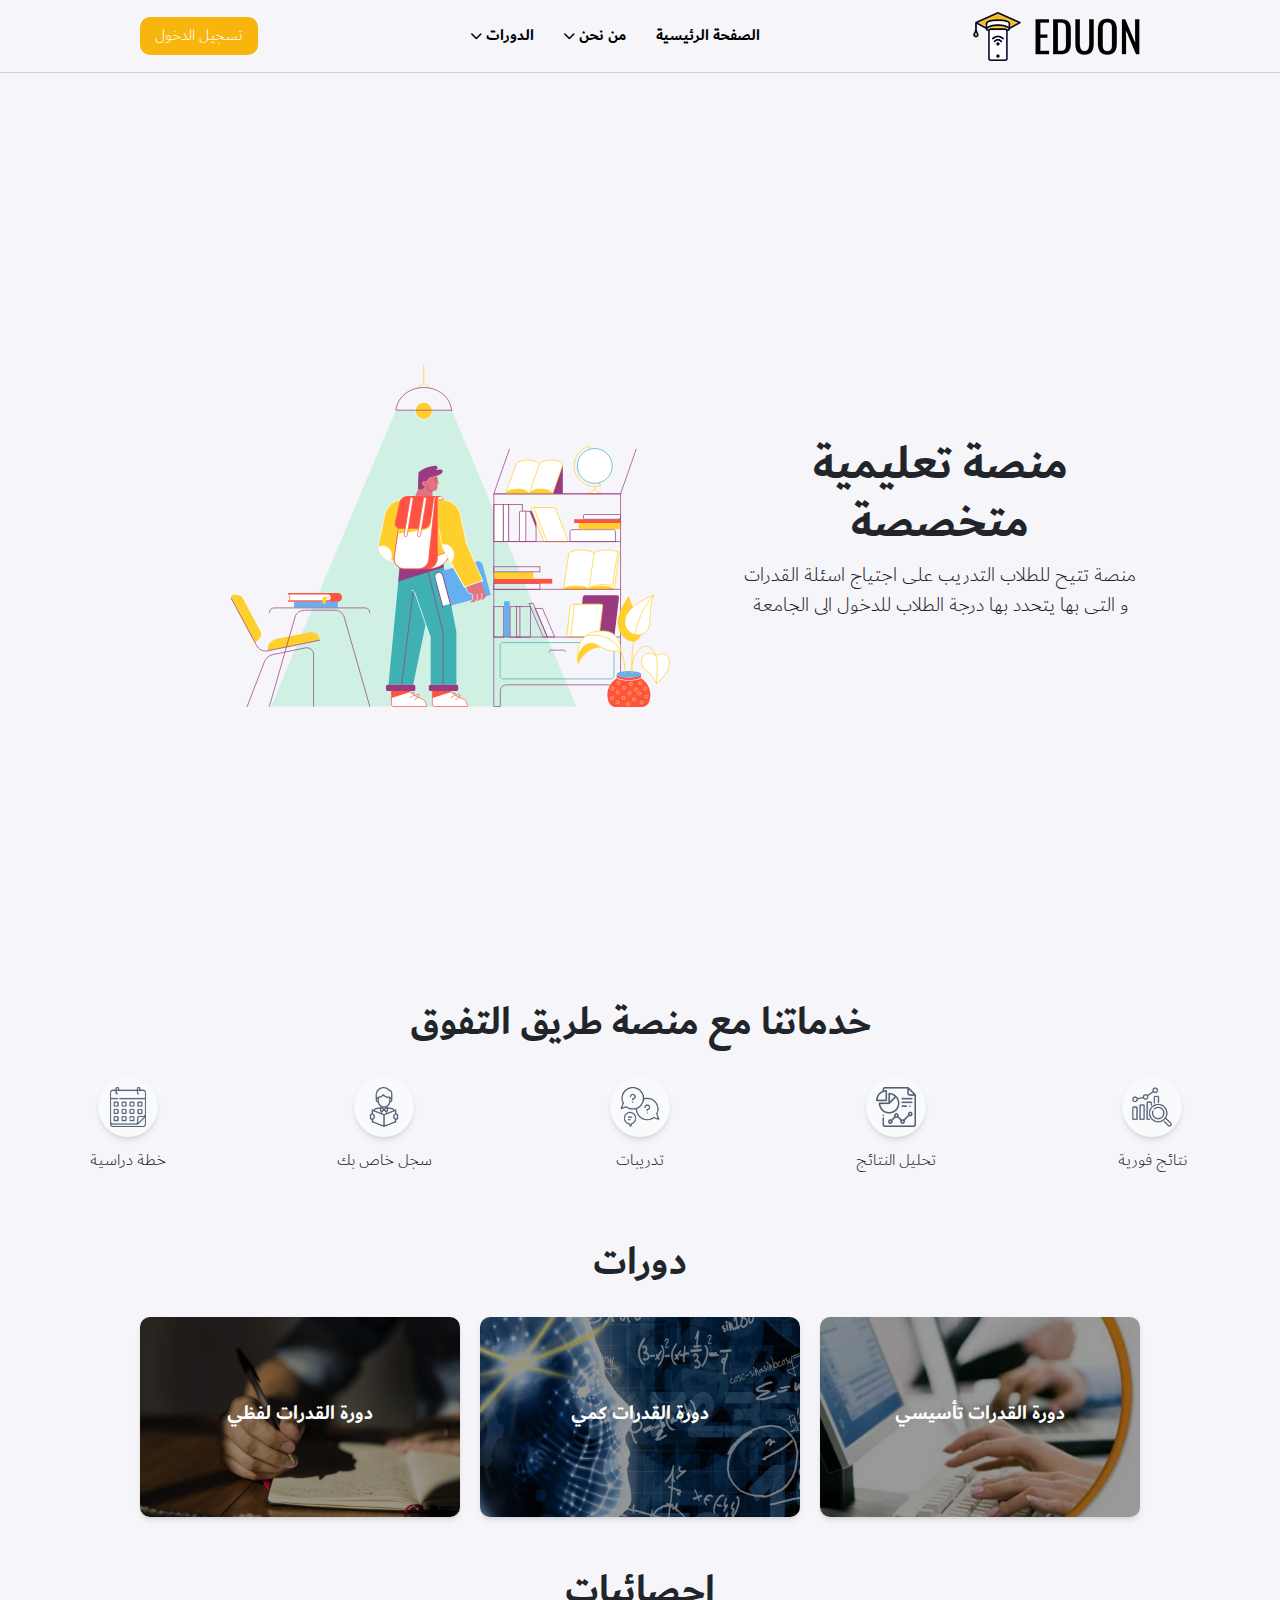
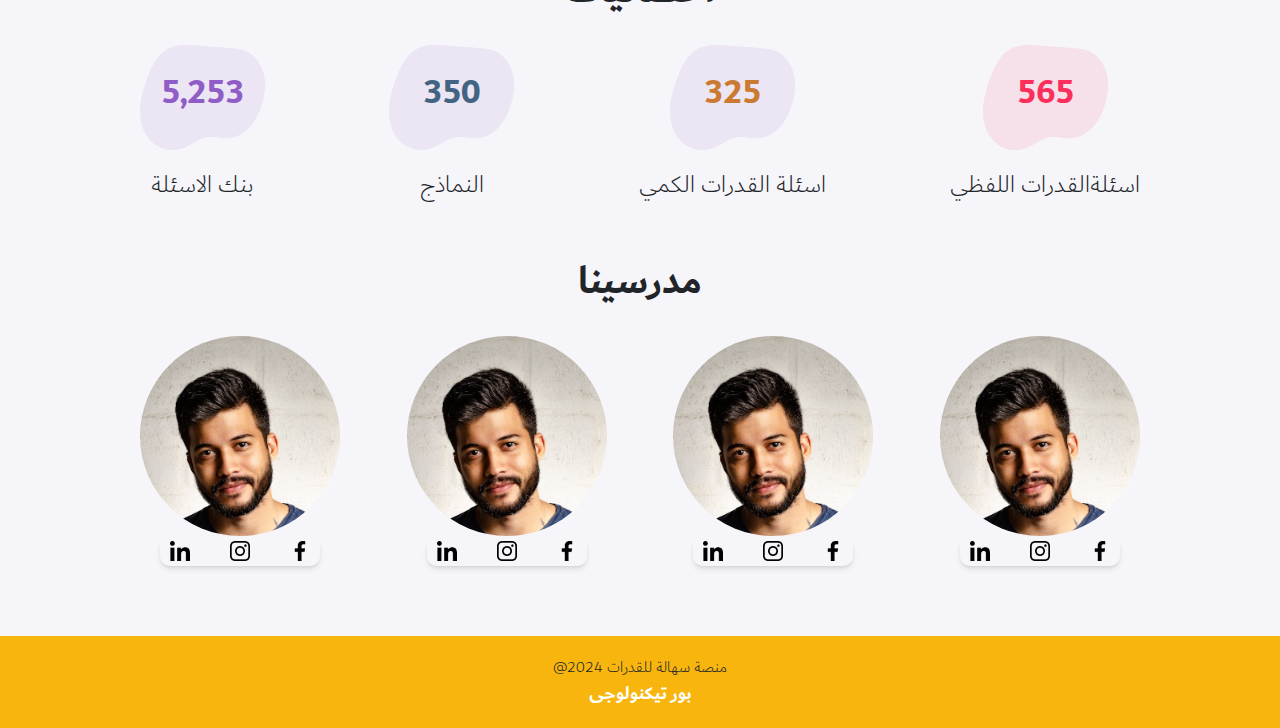
<file: index.html>
<!DOCTYPE html>
<html lang="en">

<head>
  <meta charset="UTF-8" />
  <meta name="viewport" content="width=device-width, initial-scale=1.0" />
  <link rel="stylesheet" href="https://cdnjs.cloudflare.com/ajax/libs/font-awesome/6.0.0-beta3/css/all.min.css" />
  <link href="https://cdn.jsdelivr.net/npm/bootstrap@5.3.3/dist/css/bootstrap.min.css" rel="stylesheet"
    integrity="sha384-QWTKZyjpPEjISv5WaRU9OFeRpok6YctnYmDr5pNlyT2bRjXh0JMhjY6hW+ALEwIH" crossorigin="anonymous" />
  <link rel="stylesheet" href="https://cdn.jsdelivr.net/npm/swiper@11/swiper-bundle.min.css" />
  <link rel="stylesheet" href="./main.css" />
  <title>EDUON</title>
</head>

<body>
  <header>
    <div class="container">
      <a href=""><img src="./assets/logo.webp" alt="" /></a>
      <nav>
        <a href="/index.html">الصفحة الرئيسية</a>
        <div class="menu-con">
          <a class="head-link" href="/index.html">من نحن <i class="fa-solid fa-chevron-down"></i>
          </a>
          <div class="menu">
            <a href="./pages/aboutus/aboutus.html">من نحن</a>
            <a href="./pages/plans/plans.html">الباقات</a>
            <a href="./pages/conditions/conditions.html">الشروط والاحكام</a>
            <a href="./pages/QA/qa.html">اسئلة واستفسارات</a>
            <a href="./pages/news/news.html">اخبار المنصة</a>
            <a href="./pages/contactus/contactus.html">تواصل معنا</a>
          </div>
        </div>
        <div class="menu-con">
          <a class="head-link" href="#">الدورات <i class="fa-solid fa-chevron-down"></i></a>
          <div class="menu">
            <a href="./pages/abilities/abilities.html">دورة القدرات</a>
            <a href="./pages/subjectplan/subjectplan.html">خريطة المنهج</a>
            <a href="./pages/quantitative/quantitative.html">قدرات كمي</a>
            <a href="./pages/Verbal/verbal.html">قدرات لفظي</a>
          </div>
        </div>
      </nav>
      <button class="login-btn">تسجيل الدخول</button>
      <div class="burger" id="icon">
        <i class="fa-solid fa-bars"></i>
      </div>
    </div>
    <div class="slide-menu" id="slide-menu">
      <div id="close-icon" class="close">
        <i class="fa-solid fa-xmark"></i>
      </div>
      <a class="nav-link" href="./index.html">الصفحة الرئيسية</a>
      <div class="accordion accordion-flush" id="accordionFlushExample">
        <div class="accordion-item">
          <h2 class="accordion-header">
            <button class="accordion-button collapsed" type="button" data-bs-toggle="collapse"
              data-bs-target="#flush-collapseOne" aria-expanded="false" aria-controls="flush-collapseOne">
              من نحن
            </button>
          </h2>
          <div id="flush-collapseOne" class="accordion-collapse collapse" data-bs-parent="#accordionFlushExample">
            <div class="list">
              <a href="./pages/aboutus/aboutus.html" class="nav-link">من نحن</a>
              <a class="nav-link" href="./pages/plans/plans.html">الباقات</a>
              <a class="nav-link" href="./pages/conditions/conditions.html">الشروط والاحكام</a>
              <a class="nav-link" href="./pages/QA/qa.html">اسئلة واستفسارات</a>
              <a class="nav-link" href="./pages/news/news.html">اخبار المنصة</a>
              <a class="nav-link" href="./pages/contactus/contactus.html">تواصل معنا</a>
            </div>
          </div>
        </div>
      </div>
      <div class="accordion accordion-flush" id="accordionFlushExample">
        <div class="accordion-item">
          <h2 class="accordion-header">
            <button class="accordion-button collapsed" type="button" data-bs-toggle="collapse"
              data-bs-target="#flush-collapseTwo" aria-expanded="false" aria-controls="flush-collapseTwo">
              الدورات
            </button>
          </h2>
          <div id="flush-collapseTwo" class="accordion-collapse collapse" data-bs-parent="#accordionFlushExample">
            <div class="list">
              <a class="nav-link" href="./pages/abilities/abilities.html">دورة القدرات</a>
              <a class="nav-link" href="./pages/subjectplan/subjectplan.html">خريطة المنهج</a>
              <a class="nav-link" href="./pages/quantitative/quantitative.html">قدرات كمي</a>
              <a class="nav-link" href="./pages/Verbal/verbal.html">قدرات لفظي</a>
            </div>
          </div>
        </div>
      </div>
      <button>تسجيل الدخول</button>
    </div>
  </header>

  <section class="hero-sec">
    <div class="container">
      <div class="content">
        <h1>منصة تعليمية متخصصة</h1>
        <p>
          منصة تتيح للطلاب التدريب على اجتياج اسئلة القدرات و التى بها يتحدد
          بها درجة الطلاب للدخول الى الجامعة
        </p>
      </div>

      <img src="./assets/hero.svg" alt="" />
    </div>
  </section>
  <section class="swiper-con">
    <h1>خدماتنا مع منصة طريق التفوق</h1>
    <div class="swiper mySwiper">
      <div class="swiper-wrapper">
        <div class="swiper-slide">
          <div class="swipe">
            <div class="img-con">
              <img src="./assets/questions.png" alt="" />
            </div>
            <p>بنك الاسئلة</p>
          </div>
        </div>
        <div class="swiper-slide">
          <div class="swipe">
            <div class="img-con">
              <img src="./assets/results.png" alt="" />
            </div>
            <p>نتائج فورية</p>
          </div>
        </div>
        <div class="swiper-slide">
          <div class="swipe">
            <div class="img-con">
              <img src="./assets/analysis.png" alt="" />
            </div>
            <p>تحليل النتائج</p>
          </div>
        </div>
        <div class="swiper-slide">
          <div class="swipe">
            <div class="img-con">
              <img src="./assets/questions-one.png" alt="" />
            </div>
            <p>تدريبات</p>
          </div>
        </div>
        <div class="swiper-slide">
          <div class="swipe">
            <div class="img-con">
              <img src="./assets/student.png" alt="" />
            </div>
            <p>سجل خاص بك</p>
          </div>
        </div>
        <div class="swiper-slide">
          <div class="swipe">
            <div class="img-con">
              <img src="./assets/calendar.png" alt="" />
            </div>
            <p>خطة دراسية</p>
          </div>
        </div>
        <div class="swiper-slide">
          <div class="swipe">
            <div class="img-con">
              <img src="./assets/teacher.png" alt="" />
            </div>
            <p>مساعدة</p>
          </div>
        </div>
        <div class="swiper-slide">
          <div class="swipe">
            <div class="img-con">
              <img src="./assets/24-hours.png" alt="" />
            </div>
            <p>24 ساعة</p>
          </div>
        </div>
      </div>
    </div>
  </section>
  <section class="couses-sec">
    <h1>دورات</h1>
    <div class="container">
      <a href="#">
        <img src="./assets/course1.webp" alt="" />
        <h1>دورة القدرات تأسيسي</h1>
      </a>
      <a href="#">
        <img src="./assets/course2.webp" alt="" />
        <h1>دورة القدرات كمي</h1>
      </a>
      <a href="#">
        <img src="./assets/course3.webp" alt="" />
        <h1>دورة القدرات لفظي</h1>
      </a>
    </div>
  </section>
  <section class="counter-sec">
    <h1>احصائيات</h1>
    <div class="container">
      <div class="content">
        <div class="img-con">
          <img src="./assets/counter-shape-4.webp" alt="" />
          <h1>565</h1>
        </div>
        <h1>اسئلةالقدرات اللفظي</h1>
      </div>
      <div class="content">
        <div class="img-con">
          <img src="./assets/counter-shape-2.webp" alt="" />
          <h1>325</h1>
        </div>
        <h1>اسئلة القدرات الكمي</h1>
      </div>
      <div class="content">
        <div class="img-con">
          <img src="./assets/counter-shape-2.webp" alt="" />
          <h1>350</h1>
        </div>
        <h1>النماذج</h1>
      </div>
      <div class="content">
        <div class="img-con">
          <img src="./assets/counter-shape-2.webp" alt="" />
          <h1>5,253</h1>
        </div>
        <h1>بنك الاسئلة</h1>
      </div>
    </div>
  </section>
  <section class="teachers-sec">
    <h1>مدرسينا</h1>
    <div class="container">
      <div class="content">
        <div class="img-con">
          <img src="./assets/teacher.jpeg" alt="" />
        </div>
        <div class="social">
          <img src="./assets/facebook-app-symbol.png" alt="" />
          <img src="./assets/instagram.png" alt="" />
          <img src="./assets/linkedin.png" alt="" />
        </div>
      </div>
      <div class="content">
        <div class="img-con">
          <img src="./assets/teacher.jpeg" alt="" />
        </div>
        <div class="social">
          <img src="./assets/facebook-app-symbol.png" alt="" />
          <img src="./assets/instagram.png" alt="" />
          <img src="./assets/linkedin.png" alt="" />
        </div>
      </div>
      <div class="content">
        <div class="img-con">
          <img src="./assets/teacher.jpeg" alt="" />
        </div>
        <div class="social">
          <img src="./assets/facebook-app-symbol.png" alt="" />
          <img src="./assets/instagram.png" alt="" />
          <img src="./assets/linkedin.png" alt="" />
        </div>
      </div>
      <div class="content">
        <div class="img-con">
          <img src="./assets/teacher.jpeg" alt="" />
        </div>
        <div class="social">
          <img src="./assets/facebook-app-symbol.png" alt="" />
          <img src="./assets/instagram.png" alt="" />
          <img src="./assets/linkedin.png" alt="" />
        </div>
      </div>
    </div>
  </section>
  <footer>
    <p>منصة سهالة للقدرات 2024@</p>

    <a href="/">بور تيكنولوجى</a>
  </footer>

  <div class="scroll_top"><img src="./assets/up_arrow.webp" alt="up_arrow"></div>

  <script src="https://cdn.jsdelivr.net/npm/bootstrap@5.3.3/dist/js/bootstrap.bundle.min.js"
    integrity="sha384-YvpcrYf0tY3lHB60NNkmXc5s9fDVZLESaAA55NDzOxhy9GkcIdslK1eN7N6jIeHz"
    crossorigin="anonymous"></script>
  <script src="https://cdn.jsdelivr.net/npm/swiper@11/swiper-bundle.min.js"></script>
  <script src="./main.js"></script>
</body>

</html>
</file>
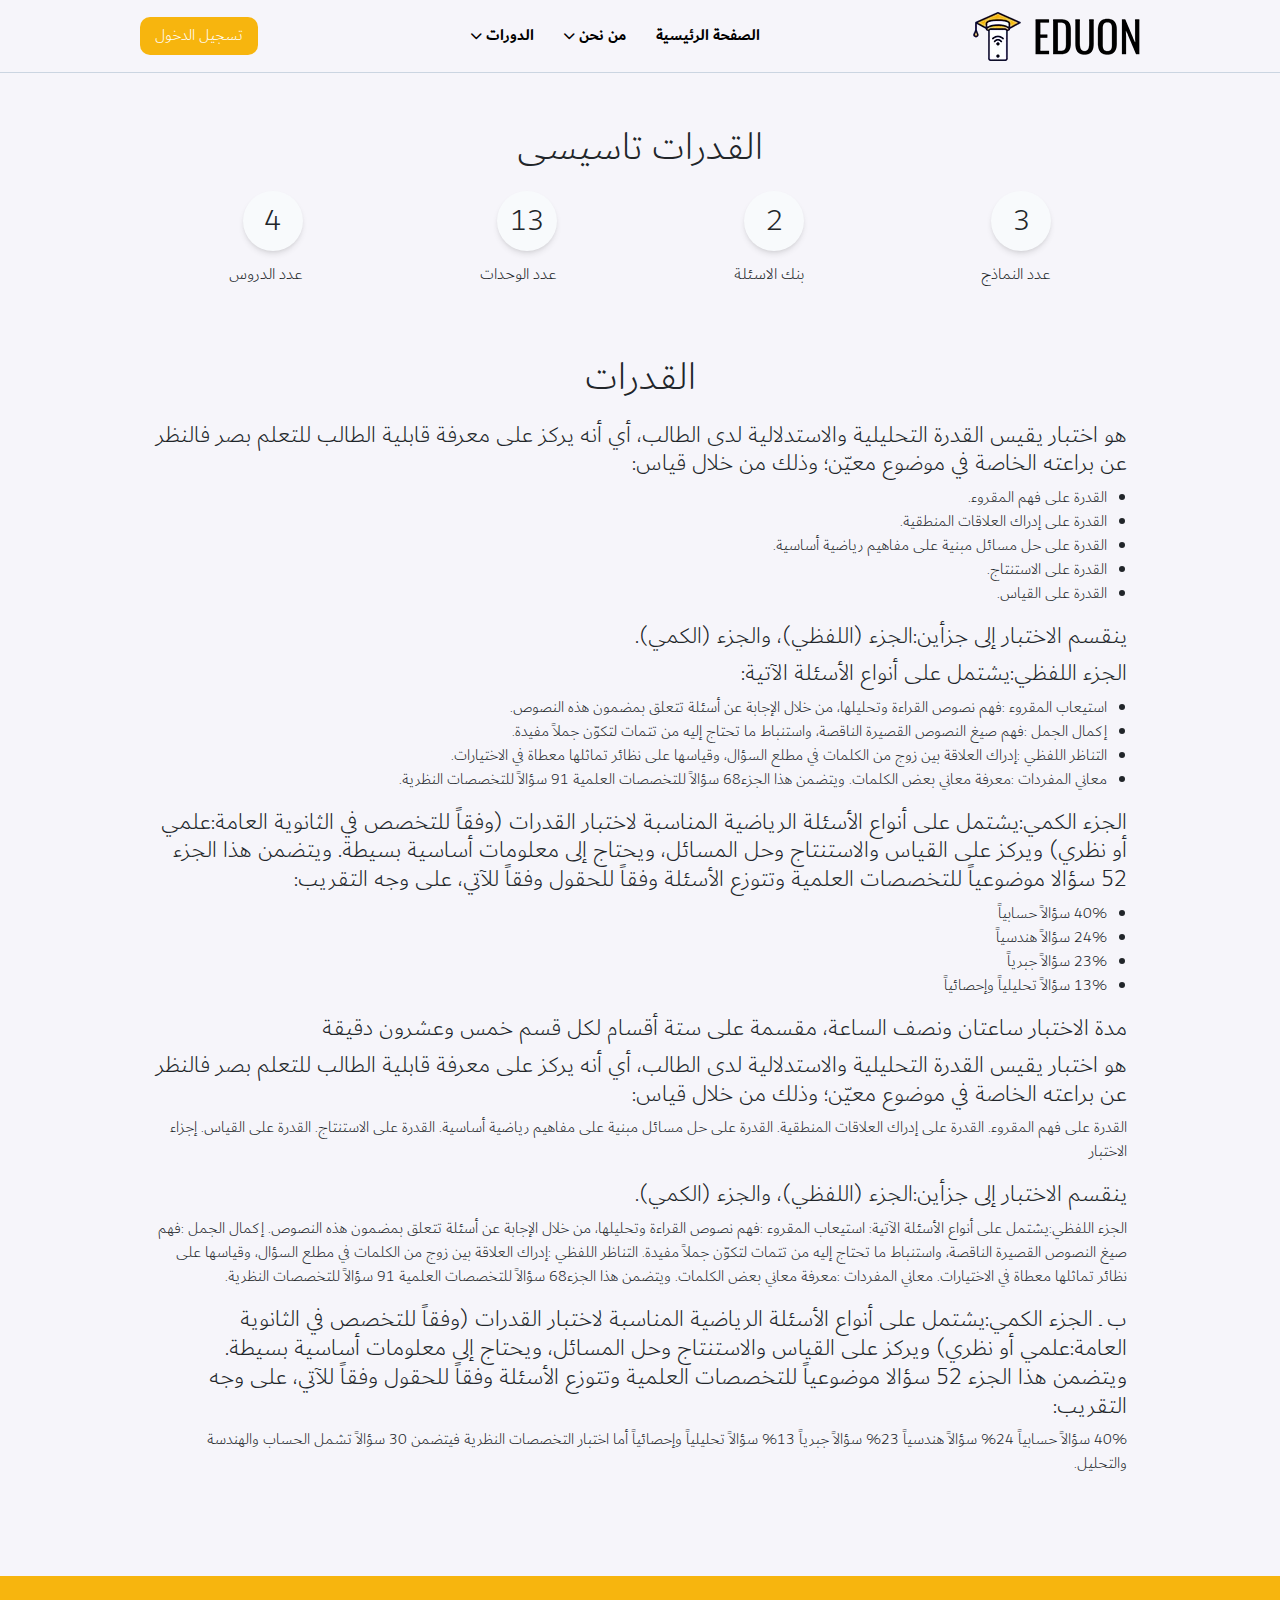
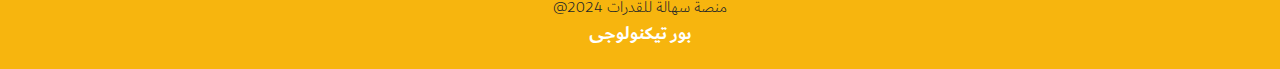
<file: pages/abilities/abilities.html>
<!DOCTYPE html>
<html lang="en">

<head>
  <meta charset="UTF-8" />
  <meta name="viewport" content="width=device-width, initial-scale=1.0" />
  <link rel="stylesheet" href="https://cdnjs.cloudflare.com/ajax/libs/font-awesome/6.0.0-beta3/css/all.min.css" />
  <link href="https://cdn.jsdelivr.net/npm/bootstrap@5.3.3/dist/css/bootstrap.min.css" rel="stylesheet"
    integrity="sha384-QWTKZyjpPEjISv5WaRU9OFeRpok6YctnYmDr5pNlyT2bRjXh0JMhjY6hW+ALEwIH" crossorigin="anonymous" />
  <link rel="stylesheet" href="https://cdn.jsdelivr.net/npm/swiper@11/swiper-bundle.min.css" />
  <link rel="stylesheet" href="../../main.css" />
  <link rel="stylesheet" href="./style.css" />
  <title>EDUON</title>
</head>

<body>
  <header>
    <div class="container">
      <a href="../../index.html"><img src="../../assets/logo.webp" alt="" /></a>
      <nav>
        <a href="../../index.html">الصفحة الرئيسية</a>
        <div class="menu-con">
          <a class="head-link" href="/index.html">من نحن <i class="fa-solid fa-chevron-down"></i>
          </a>
          <div class="menu">
            <a href="../aboutus/aboutus.html">من نحن</a>
            <a href="../plans/plans.html">الباقات</a>
            <a href="../conditions/conditions.html">الشروط والاحكام</a>
            <a href="../QA/qa.html">اسئلة واستفسارات</a>
            <a href="../news/news.html">اخبار المنصة</a>
            <a href="../contactus/contactus.html">تواصل معنا</a>
          </div>
        </div>
        <div class="menu-con">
          <a class="head-link" href="/index.html">الدورات <i class="fa-solid fa-chevron-down"></i></a>
          <div class="menu">
            <a href="./abilities.html">دورة القدرات</a>
            <a href="../subjectplan/subjectplan.html">خريطة المنهج</a>
            <a href="../quantitative/quantitative.html">قدرات كمي</a>
            <a href="../Verbal/verbal.html">قدرات لفظي</a>
          </div>
        </div>
      </nav>
      <button class="login-btn">تسجيل الدخول</button>
      <div class="burger" id="icon">
        <i class="fa-solid fa-bars"></i>
      </div>
    </div>
    <div class="slide-menu" id="slide-menu">
      <div id="close-icon" class="close">
        <i class="fa-solid fa-xmark"></i>
      </div>
      <a class="nav-link" href="../../index.html">الصفحة الرئيسية</a>
      <div class="accordion accordion-flush" id="accordionFlushExample">
        <div class="accordion-item">
          <h2 class="accordion-header">
            <button class="accordion-button collapsed" type="button" data-bs-toggle="collapse"
              data-bs-target="#flush-collapseOne" aria-expanded="false" aria-controls="flush-collapseOne">
              من نحن
            </button>
          </h2>
          <div id="flush-collapseOne" class="accordion-collapse collapse" data-bs-parent="#accordionFlushExample">
            <div class="list">
              <a href="../aboutus/aboutus.html" class="nav-link">من نحن</a>
              <a class="nav-link" href="../plans/plans.html">الباقات</a>
              <a class="nav-link" href="../conditions/conditions.html">الشروط والاحكام</a>
              <a class="nav-link" href="../QA/qa.html">اسئلة واستفسارات</a>
              <a class="nav-link" href="../news/news.html">اخبار المنصة</a>
              <a class="nav-link" href="../contactus/contactus.html">تواصل معنا</a>
            </div>
          </div>
        </div>
      </div>
      <div class="accordion accordion-flush" id="accordionFlushExample">
        <div class="accordion-item">
          <h2 class="accordion-header">
            <button class="accordion-button collapsed" type="button" data-bs-toggle="collapse"
              data-bs-target="#flush-collapseTwo" aria-expanded="false" aria-controls="flush-collapseTwo">
              الدورات
            </button>
          </h2>
          <div id="flush-collapseTwo" class="accordion-collapse collapse" data-bs-parent="#accordionFlushExample">
            <div class="list">
              <a class="nav-link" href="./bilities.html">دورة القدرات</a>
              <a class="nav-link" href="../subjectplan/subjectplan.html">خريطة المنهج</a>
              <a class="nav-link" href="../quantitative/quantitative.html">قدرات كمي</a>
              <a class="nav-link" href="../Verbal/verbal.html">قدرات لفظي</a>
            </div>
          </div>
        </div>
      </div>
      <button>تسجيل الدخول</button>
    </div>
  </header>
  <section class="status-sec">
    <h1>القدرات تاسيسى</h1>
    <div class="container">
      <div class="swipe">
        <div class="img-con">
          <h2>3</h2>
        </div>
        <p>عدد النماذج</p>
      </div>
      <div class="swipe">
        <div class="img-con">
          <h2>2</h2>
        </div>
        <p>بنك الاسئلة</p>
      </div>
      <div class="swipe">
        <div class="img-con">
          <h2>13</h2>
        </div>
        <p>عدد الوحدات</p>
      </div>
      <div class="swipe">
        <div class="img-con">
          <h2>4</h2>
        </div>
        <p>عدد الدروس</p>
      </div>
    </div>
  </section>
  <section class="details-sec">
    <h1>القدرات</h1>
    <div class="container">
      <h4>
        هو اختبار يقيس القدرة التحليلية والاستدلالية لدى الطالب، أي أنه يركز
        على معرفة قابلية الطالب للتعلم بصر فالنظر عن براعته الخاصة في موضوع
        معيّن؛ وذلك من خلال قياس:
      </h4>
      <ul>
        <li>القدرة على فهم المقروء.</li>
        <li>القدرة على إدراك العلاقات المنطقية.</li>
        <li>القدرة على حل مسائل مبنية على مفاهيم رياضية أساسية.</li>
        <li>القدرة على الاستنتاج.</li>
        <li>القدرة على القياس.</li>
      </ul>
      <h4>ينقسم الاختبار إلى جزأين:الجزء (اللفظي)، والجزء (الكمي).</h4>
      <h4>الجزء اللفظي:يشتمل على أنواع الأسئلة الآتية:</h4>
      <ul>
        <li>
          استيعاب المقروء :فهم نصوص القراءة وتحليلها، من خلال الإجابة عن أسئلة
          تتعلق بمضمون هذه النصوص.
        </li>
        <li>
          إكمال الجمل :فهم صيغ النصوص القصيرة الناقصة، واستنباط ما تحتاج إليه
          من تتمات لتكوّن جملاً مفيدة.
        </li>
        <li>
          التناظر اللفظي :إدراك العلاقة بين زوج من الكلمات في مطلع السؤال،
          وقياسها على نظائر تماثلها معطاة في الاختيارات.
        </li>
        <li>
          معاني المفردات :معرفة معاني بعض الكلمات. ويتضمن هذا الجزء68 سؤالاً
          للتخصصات العلمية 91 سؤالاً للتخصصات النظرية.
        </li>
      </ul>
      <h4>
        الجزء الكمي:يشتمل على أنواع الأسئلة الرياضية المناسبة لاختبار القدرات
        (وفقاً للتخصص في الثانوية العامة:علمي أو نظري) ويركز على القياس
        والاستنتاج وحل المسائل، ويحتاج إلى معلومات أساسية بسيطة. ويتضمن هذا
        الجزء 52 سؤالا موضوعياً للتخصصات العلمية وتتوزع الأسئلة وفقاً للحقول
        وفقاً للآتي، على وجه التقريب:
      </h4>
      <ul>
        <li>40% سؤالاً حسابياً</li>
        <li>24% سؤالاً هندسياً</li>
        <li>23% سؤالاً جبرياً</li>
        <li>13% سؤالاً تحليلياً وإحصائياً</li>
      </ul>
      <h4>
        مدة الاختبار ساعتان ونصف الساعة، مقسمة على ستة أقسام لكل قسم خمس
        وعشرون دقيقة
      </h4>
      <h4>
        هو اختبار يقيس القدرة التحليلية والاستدلالية لدى الطالب، أي أنه يركز
        على معرفة قابلية الطالب للتعلم بصر فالنظر عن براعته الخاصة في موضوع
        معيّن؛ وذلك من خلال قياس:
      </h4>
      <p>
        القدرة على فهم المقروء. القدرة على إدراك العلاقات المنطقية. القدرة على
        حل مسائل مبنية على مفاهيم رياضية أساسية. القدرة على الاستنتاج. القدرة
        على القياس. إجزاء الاختبار
      </p>
      <h4>ينقسم الاختبار إلى جزأين:الجزء (اللفظي)، والجزء (الكمي).</h4>
      <p>
        الجزء اللفظي:يشتمل على أنواع الأسئلة الآتية: استيعاب المقروء :فهم نصوص
        القراءة وتحليلها، من خلال الإجابة عن أسئلة تتعلق بمضمون هذه النصوص.
        إكمال الجمل :فهم صيغ النصوص القصيرة الناقصة، واستنباط ما تحتاج إليه من
        تتمات لتكوّن جملاً مفيدة. التناظر اللفظي :إدراك العلاقة بين زوج من
        الكلمات في مطلع السؤال، وقياسها على نظائر تماثلها معطاة في الاختيارات.
        معاني المفردات :معرفة معاني بعض الكلمات. ويتضمن هذا الجزء68 سؤالاً
        للتخصصات العلمية 91 سؤالاً للتخصصات النظرية.
      </p>
      <h4>
        ب ـ الجزء الكمي:يشتمل على أنواع الأسئلة الرياضية المناسبة لاختبار
        القدرات (وفقاً للتخصص في الثانوية العامة:علمي أو نظري) ويركز على
        القياس والاستنتاج وحل المسائل، ويحتاج إلى معلومات أساسية بسيطة. ويتضمن
        هذا الجزء 52 سؤالا موضوعياً للتخصصات العلمية وتتوزع الأسئلة وفقاً
        للحقول وفقاً للآتي، على وجه التقريب:
      </h4>
      <p>
        40% سؤالاً حسابياً 24% سؤالاً هندسياً 23% سؤالاً جبرياً 13% سؤالاً
        تحليلياً وإحصائياً أما اختبار التخصصات النظرية فيتضمن 30 سؤالاً تشمل
        الحساب والهندسة والتحليل.
      </p>
    </div>
  </section>
  <footer>
    <p>منصة سهالة للقدرات 2024@</p>

    <a href="/">بور تيكنولوجى</a>
  </footer>

  <div class="scroll_top"><img src="../../assets/up_arrow.webp" alt="up_arrow"></div>
  <script src="https://cdn.jsdelivr.net/npm/bootstrap@5.3.3/dist/js/bootstrap.bundle.min.js"
    integrity="sha384-YvpcrYf0tY3lHB60NNkmXc5s9fDVZLESaAA55NDzOxhy9GkcIdslK1eN7N6jIeHz"
    crossorigin="anonymous"></script>
  <script src="https://cdn.jsdelivr.net/npm/swiper@11/swiper-bundle.min.js"></script>
  <script src="../../main.js"></script>
</body>

</html>
</file>
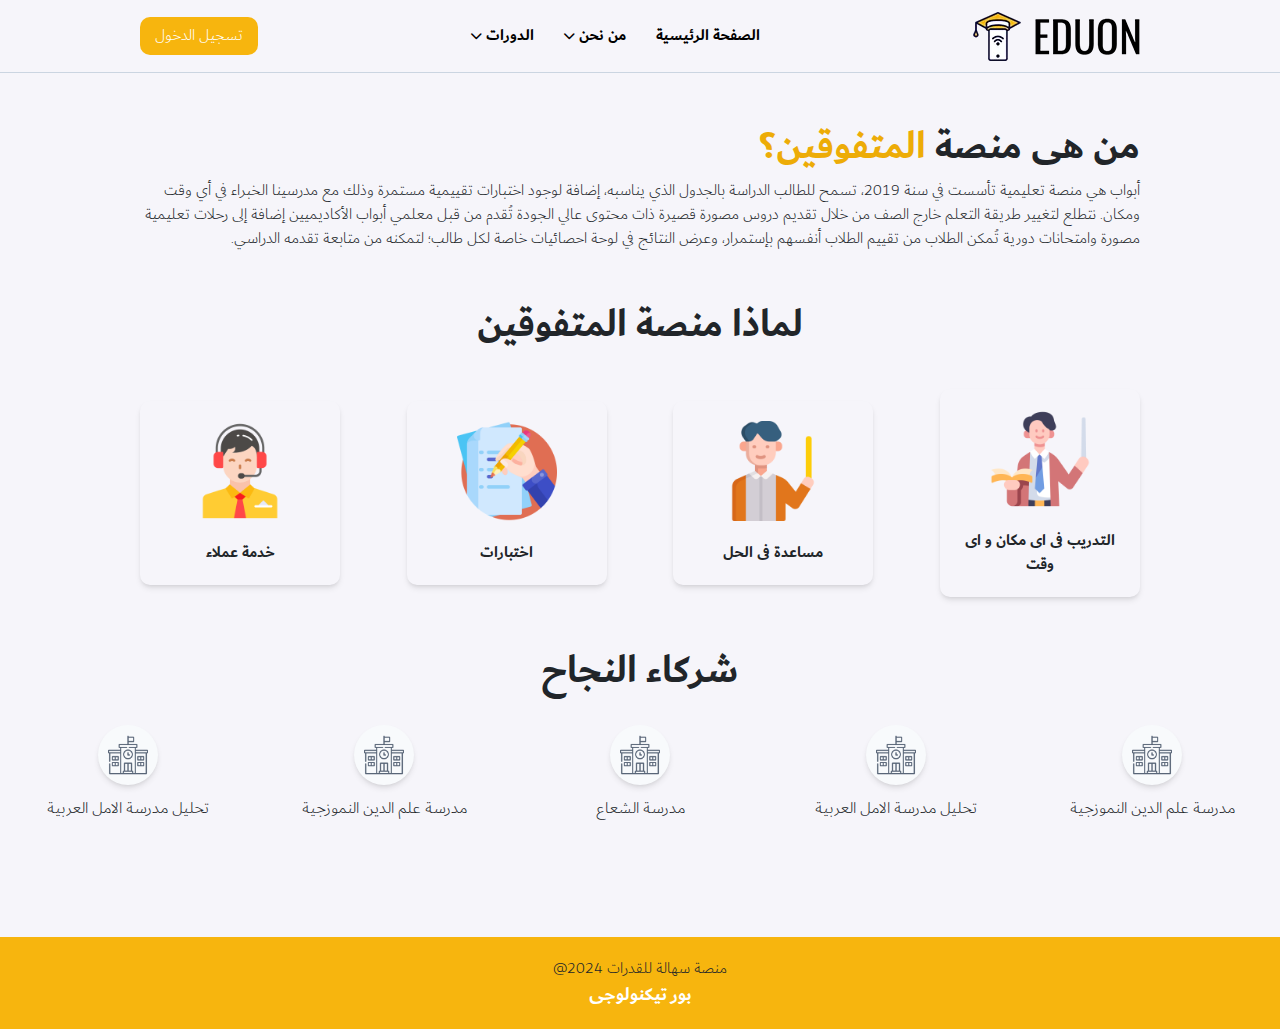
<file: pages/aboutus/aboutus.html>
<!DOCTYPE html>
<html lang="en">

<head>
  <meta charset="UTF-8" />
  <meta name="viewport" content="width=device-width, initial-scale=1.0" />
  <link rel="stylesheet" href="https://cdnjs.cloudflare.com/ajax/libs/font-awesome/6.0.0-beta3/css/all.min.css" />
  <link href="https://cdn.jsdelivr.net/npm/bootstrap@5.3.3/dist/css/bootstrap.min.css" rel="stylesheet"
    integrity="sha384-QWTKZyjpPEjISv5WaRU9OFeRpok6YctnYmDr5pNlyT2bRjXh0JMhjY6hW+ALEwIH" crossorigin="anonymous" />
  <link rel="stylesheet" href="https://cdn.jsdelivr.net/npm/swiper@11/swiper-bundle.min.css" />
  <link rel="stylesheet" href="../../main.css" />
  <link rel="stylesheet" href="./style.css" />
  <title>EDUON</title>
</head>

<body>
  <header>
    <div class="container">
      <a href="../../index.html"><img src="../../assets/logo.webp" alt="" /></a>
      <nav>
        <a href="../../index.html">الصفحة الرئيسية</a>
        <div class="menu-con">
          <a class="head-link" href="/index.html">من نحن <i class="fa-solid fa-chevron-down"></i>
          </a>
          <div class="menu">
            <a href="./aboutus.html">من نحن</a>
            <a href="../plans/plans.html">الباقات</a>
            <a href="../conditions/conditions.html">الشروط والاحكام</a>
            <a href="../QA/qa.html">اسئلة واستفسارات</a>
            <a href="../news/news.html">اخبار المنصة</a>
            <a href="../contactus/contactus.html">تواصل معنا</a>
          </div>
        </div>
        <div class="menu-con">
          <a class="head-link" href="/index.html">الدورات <i class="fa-solid fa-chevron-down"></i></a>
          <div class="menu">
            <a href="../abilities/abilities.html">دورة القدرات</a>
            <a href="../subjectplan/subjectplan.html">خريطة المنهج</a>
            <a href="../quantitative/quantitative.html">قدرات كمي</a>
            <a href="../Verbal/verbal.html">قدرات لفظي</a>
          </div>
        </div>
      </nav>
      <button class="login-btn">تسجيل الدخول</button>
      <div class="burger" id="icon">
        <i class="fa-solid fa-bars"></i>
      </div>
    </div>
    <div class="slide-menu" id="slide-menu">
      <div id="close-icon" class="close">
        <i class="fa-solid fa-xmark"></i>
      </div>
      <a class="nav-link" href="../../index.html">الصفحة الرئيسية</a>
      <div class="accordion accordion-flush" id="accordionFlushExample">
        <div class="accordion-item">
          <h2 class="accordion-header">
            <button class="accordion-button collapsed" type="button" data-bs-toggle="collapse"
              data-bs-target="#flush-collapseOne" aria-expanded="false" aria-controls="flush-collapseOne">
              من نحن
            </button>
          </h2>
          <div id="flush-collapseOne" class="accordion-collapse collapse" data-bs-parent="#accordionFlushExample">
            <div class="list">
              <a href="./aboutus.html" class="nav-link">من نحن</a>
              <a class="nav-link" href="../plans/plans.html">الباقات</a>
              <a class="nav-link" href="../conditions/conditions.html">الشروط والاحكام</a>
              <a class="nav-link" href="../QA/qa.html">اسئلة واستفسارات</a>
              <a class="nav-link" href="../news/news.html">اخبار المنصة</a>
              <a class="nav-link" href="../contactus/contactus.html">تواصل معنا</a>
            </div>
          </div>
        </div>
      </div>
      <div class="accordion accordion-flush" id="accordionFlushExample">
        <div class="accordion-item">
          <h2 class="accordion-header">
            <button class="accordion-button collapsed" type="button" data-bs-toggle="collapse"
              data-bs-target="#flush-collapseTwo" aria-expanded="false" aria-controls="flush-collapseTwo">
              الدورات
            </button>
          </h2>
          <div id="flush-collapseTwo" class="accordion-collapse collapse" data-bs-parent="#accordionFlushExample">
            <div class="list">
              <a class="nav-link" href="../abilities/abilities.html">دورة القدرات</a>
              <a class="nav-link" href="../subjectplan/subjectplan.html">خريطة المنهج</a>
              <a class="nav-link" href="../quantitative/quantitative.html">قدرات كمي</a>
              <a class="nav-link" href="../Verbal/verbal.html">قدرات لفظي</a>
            </div>
          </div>
        </div>
      </div>
      <button>تسجيل الدخول</button>
    </div>
  </header>
  <section class="about-sec">
    <div class="container">
      <h1>من هى منصة <span>المتفوقين؟</span></h1>
      <p>
        أبواب هي منصة تعليمية تأسست في سنة 2019، تسمح للطالب الدراسة بالجدول
        الذي يناسبه، إضافة لوجود اختبارات تقييمية مستمرة وذلك مع مدرسينا
        الخبراء في أي وقت ومكان. نتطلع لتغيير طريقة التعلم خارج الصف من خلال
        تقديم دروس مصورة قصيرة ذات محتوى عالي الجودة تُقدم من قبل معلمي أبواب
        الأكاديميين إضافة إلى رحلات تعليمية مصورة وامتحانات دورية تُمكن الطلاب
        من تقييم الطلاب أنفسهم بإستمرار، وعرض النتائج في لوحة احصائيات خاصة
        لكل طالب؛ لتمكنه من متابعة تقدمه الدراسي.
      </p>
    </div>
  </section>
  <section class="features-sec">
    <h1>لماذا منصة المتفوقين</h1>
    <div class="container">
      <div class="f-card">
        <img src="../../assets/teacher-icon.png" alt="" />
        <p>التدريب فى اى مكان و اى وقت</p>
      </div>
      <div class="f-card">
        <img src="../../assets/teacher-help.png" alt="" />
        <p>مساعدة فى الحل</p>
      </div>
      <div class="f-card">
        <img src="../../assets/exam.png" alt="" />
        <p>اختبارات</p>
      </div>
      <div class="f-card">
        <img src="../../assets/customer-service.png" alt="" />
        <p>خدمة عملاء</p>
      </div>
    </div>
  </section>
  <section class="swiper-con">
    <h1>شركاء النجاح</h1>
    <div class="swiper mySwiper">
      <div class="swiper-wrapper">
        <div class="swiper-slide">
          <div class="swipe">
            <div class="img-con">
              <img src="../../assets/school.png" alt="" />
            </div>
            <p>مدرسة الشعاع</p>
          </div>
        </div>
        <div class="swiper-slide">
          <div class="swipe">
            <div class="img-con">
              <img src="../../assets/school.png" alt="" />
            </div>
            <p>مدرسة علم الدين النموزجية</p>
          </div>
        </div>
        <div class="swiper-slide">
          <div class="swipe">
            <div class="img-con">
              <img src="../../assets/school.png" alt="" />
            </div>
            <p>تحليل مدرسة الامل العربية</p>
          </div>
        </div>
        <div class="swiper-slide">
          <div class="swipe">
            <div class="img-con">
              <img src="../../assets/school.png" alt="" />
            </div>
            <p>مدرسة الشعاع</p>
          </div>
        </div>
        <div class="swiper-slide">
          <div class="swipe">
            <div class="img-con">
              <img src="../../assets/school.png" alt="" />
            </div>
            <p>مدرسة علم الدين النموزجية</p>
          </div>
        </div>
        <div class="swiper-slide">
          <div class="swipe">
            <div class="img-con">
              <img src="../../assets/school.png" alt="" />
            </div>
            <p>تحليل مدرسة الامل العربية</p>
          </div>
        </div>
      </div>
    </div>
  </section>

  <footer>
    <p>منصة سهالة للقدرات 2024@</p>

    <a href="/">بور تيكنولوجى</a>
  </footer>

  <div class="scroll_top"><img src="../../assets/up_arrow.webp" alt="up_arrow"></div>
  <script src="https://cdn.jsdelivr.net/npm/bootstrap@5.3.3/dist/js/bootstrap.bundle.min.js"
    integrity="sha384-YvpcrYf0tY3lHB60NNkmXc5s9fDVZLESaAA55NDzOxhy9GkcIdslK1eN7N6jIeHz"
    crossorigin="anonymous"></script>
  <script src="https://cdn.jsdelivr.net/npm/swiper@11/swiper-bundle.min.js"></script>
  <script src="./main.js"></script>
</body>

</html>
</file>
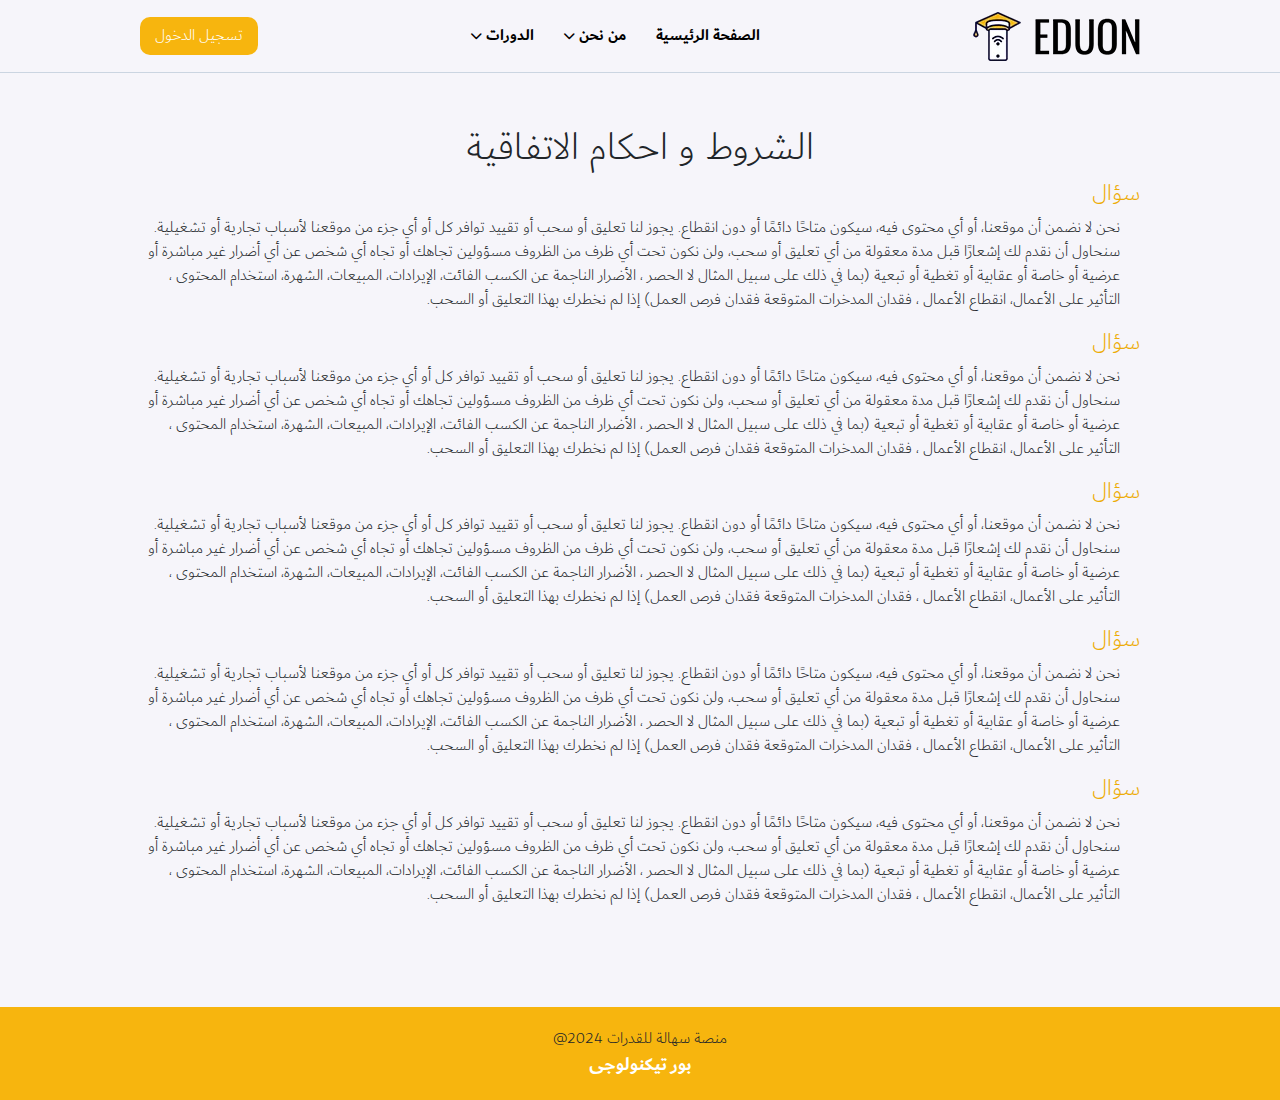
<file: pages/conditions/conditions.html>
<!DOCTYPE html>
<html lang="en">

<head>
  <meta charset="UTF-8" />
  <meta name="viewport" content="width=device-width, initial-scale=1.0" />
  <link rel="stylesheet" href="https://cdnjs.cloudflare.com/ajax/libs/font-awesome/6.0.0-beta3/css/all.min.css" />
  <link href="https://cdn.jsdelivr.net/npm/bootstrap@5.3.3/dist/css/bootstrap.min.css" rel="stylesheet"
    integrity="sha384-QWTKZyjpPEjISv5WaRU9OFeRpok6YctnYmDr5pNlyT2bRjXh0JMhjY6hW+ALEwIH" crossorigin="anonymous" />
  <link rel="stylesheet" href="https://cdn.jsdelivr.net/npm/swiper@11/swiper-bundle.min.css" />
  <link rel="stylesheet" href="../../main.css" />
  <link rel="stylesheet" href="./style.css" />
  <title>EDUON</title>
</head>

<body>
  <header>
    <div class="container">
      <a href="../../index.html"><img src="../../assets/logo.webp" alt="" /></a>
      <nav>
        <a href="../../index.html">الصفحة الرئيسية</a>
        <div class="menu-con">
          <a class="head-link" href="/index.html">من نحن <i class="fa-solid fa-chevron-down"></i>
          </a>
          <div class="menu">
            <a href="../aboutus/aboutus.html">من نحن</a>
            <a href="../plans/plans.html">الباقات</a>
            <a href="./conditions.html">الشروط والاحكام</a>
            <a href="../QA/qa.html">اسئلة واستفسارات</a>
            <a href="../news/news.html">اخبار المنصة</a>
            <a href="../contactus/contactus.html">تواصل معنا</a>
          </div>
        </div>
        <div class="menu-con">
          <a class="head-link" href="/index.html">الدورات <i class="fa-solid fa-chevron-down"></i></a>
          <div class="menu">
            <a href="../abilities/abilities.html">دورة القدرات</a>
            <a href="../subjectplan/subjectplan.html">خريطة المنهج</a>
            <a href="../quantitative/quantitative.html">قدرات كمي</a>
            <a href="../Verbal/verbal.html">قدرات لفظي</a>
          </div>
        </div>
      </nav>
      <button class="login-btn">تسجيل الدخول</button>
      <div class="burger" id="icon">
        <i class="fa-solid fa-bars"></i>
      </div>
    </div>
    <div class="slide-menu" id="slide-menu">
      <div id="close-icon" class="close">
        <i class="fa-solid fa-xmark"></i>
      </div>
      <a class="nav-link" href="../../index.html">الصفحة الرئيسية</a>
      <div class="accordion accordion-flush" id="accordionFlushExample">
        <div class="accordion-item">
          <h2 class="accordion-header">
            <button class="accordion-button collapsed" type="button" data-bs-toggle="collapse"
              data-bs-target="#flush-collapseOne" aria-expanded="false" aria-controls="flush-collapseOne">
              من نحن
            </button>
          </h2>
          <div id="flush-collapseOne" class="accordion-collapse collapse" data-bs-parent="#accordionFlushExample">
            <div class="list">
              <a href="../aboutus/aboutus.html" class="nav-link">من نحن</a>
              <a class="nav-link" href="../plans/plans.html">الباقات</a>
              <a class="nav-link" href="./conditions.html">الشروط والاحكام</a>
              <a class="nav-link" href="../QA/qa.html">اسئلة واستفسارات</a>
              <a class="nav-link" href="../news/news.html">اخبار المنصة</a>
              <a class="nav-link" href="../contactus/contactus.html">تواصل معنا</a>
            </div>
          </div>
        </div>
      </div>
      <div class="accordion accordion-flush" id="accordionFlushExample">
        <div class="accordion-item">
          <h2 class="accordion-header">
            <button class="accordion-button collapsed" type="button" data-bs-toggle="collapse"
              data-bs-target="#flush-collapseTwo" aria-expanded="false" aria-controls="flush-collapseTwo">
              الدورات
            </button>
          </h2>
          <div id="flush-collapseTwo" class="accordion-collapse collapse" data-bs-parent="#accordionFlushExample">
            <div class="list">
              <a class="nav-link" href="../abilities/abilities.html">دورة القدرات</a>
              <a class="nav-link" href="../subjectplan/subjectplan.html">خريطة المنهج</a>
              <a class="nav-link" href="../quantitative/quantitative.html">قدرات كمي</a>
              <a class="nav-link" href="../Verbal/verbal.html">قدرات لفظي</a>
            </div>
          </div>
        </div>
      </div>
      <button>تسجيل الدخول</button>
    </div>
  </header>

  <section class="conditions-sec">
    <div class="container">
      <h1>الشروط و احكام الاتفاقية</h1>
      <h4>سؤال</h4>
      <p>
        نحن لا نضمن أن موقعنا، أو أي محتوى فيه، سيكون متاحًا دائمًا أو دون
        انقطاع. يجوز لنا تعليق أو سحب أو تقييد توافر كل أو أي جزء من موقعنا
        لأسباب تجارية أو تشغيلية. سنحاول أن نقدم لك إشعارًا قبل مدة معقولة من
        أي تعليق أو سحب، ولن نكون تحت أي ظرف من الظروف مسؤولين تجاهك أو تجاه
        أي شخص عن أي أضرار غير مباشرة أو عرضية أو خاصة أو عقابية أو تغطية أو
        تبعية (بما في ذلك على سبيل المثال لا الحصر ، الأضرار الناجمة عن الكسب
        الفائت، الإيرادات، المبيعات، الشهرة، استخدام المحتوى ، التأثير على
        الأعمال، انقطاع الأعمال ، فقدان المدخرات المتوقعة فقدان فرص العمل) إذا
        لم نخطرك بهذا التعليق أو السحب.
      </p>
      <h4>سؤال</h4>
      <p>
        نحن لا نضمن أن موقعنا، أو أي محتوى فيه، سيكون متاحًا دائمًا أو دون
        انقطاع. يجوز لنا تعليق أو سحب أو تقييد توافر كل أو أي جزء من موقعنا
        لأسباب تجارية أو تشغيلية. سنحاول أن نقدم لك إشعارًا قبل مدة معقولة من
        أي تعليق أو سحب، ولن نكون تحت أي ظرف من الظروف مسؤولين تجاهك أو تجاه
        أي شخص عن أي أضرار غير مباشرة أو عرضية أو خاصة أو عقابية أو تغطية أو
        تبعية (بما في ذلك على سبيل المثال لا الحصر ، الأضرار الناجمة عن الكسب
        الفائت، الإيرادات، المبيعات، الشهرة، استخدام المحتوى ، التأثير على
        الأعمال، انقطاع الأعمال ، فقدان المدخرات المتوقعة فقدان فرص العمل) إذا
        لم نخطرك بهذا التعليق أو السحب.
      </p>
      <h4>سؤال</h4>
      <p>
        نحن لا نضمن أن موقعنا، أو أي محتوى فيه، سيكون متاحًا دائمًا أو دون
        انقطاع. يجوز لنا تعليق أو سحب أو تقييد توافر كل أو أي جزء من موقعنا
        لأسباب تجارية أو تشغيلية. سنحاول أن نقدم لك إشعارًا قبل مدة معقولة من
        أي تعليق أو سحب، ولن نكون تحت أي ظرف من الظروف مسؤولين تجاهك أو تجاه
        أي شخص عن أي أضرار غير مباشرة أو عرضية أو خاصة أو عقابية أو تغطية أو
        تبعية (بما في ذلك على سبيل المثال لا الحصر ، الأضرار الناجمة عن الكسب
        الفائت، الإيرادات، المبيعات، الشهرة، استخدام المحتوى ، التأثير على
        الأعمال، انقطاع الأعمال ، فقدان المدخرات المتوقعة فقدان فرص العمل) إذا
        لم نخطرك بهذا التعليق أو السحب.
      </p>
      <h4>سؤال</h4>
      <p>
        نحن لا نضمن أن موقعنا، أو أي محتوى فيه، سيكون متاحًا دائمًا أو دون
        انقطاع. يجوز لنا تعليق أو سحب أو تقييد توافر كل أو أي جزء من موقعنا
        لأسباب تجارية أو تشغيلية. سنحاول أن نقدم لك إشعارًا قبل مدة معقولة من
        أي تعليق أو سحب، ولن نكون تحت أي ظرف من الظروف مسؤولين تجاهك أو تجاه
        أي شخص عن أي أضرار غير مباشرة أو عرضية أو خاصة أو عقابية أو تغطية أو
        تبعية (بما في ذلك على سبيل المثال لا الحصر ، الأضرار الناجمة عن الكسب
        الفائت، الإيرادات، المبيعات، الشهرة، استخدام المحتوى ، التأثير على
        الأعمال، انقطاع الأعمال ، فقدان المدخرات المتوقعة فقدان فرص العمل) إذا
        لم نخطرك بهذا التعليق أو السحب.
      </p>
      <h4>سؤال</h4>
      <p>
        نحن لا نضمن أن موقعنا، أو أي محتوى فيه، سيكون متاحًا دائمًا أو دون
        انقطاع. يجوز لنا تعليق أو سحب أو تقييد توافر كل أو أي جزء من موقعنا
        لأسباب تجارية أو تشغيلية. سنحاول أن نقدم لك إشعارًا قبل مدة معقولة من
        أي تعليق أو سحب، ولن نكون تحت أي ظرف من الظروف مسؤولين تجاهك أو تجاه
        أي شخص عن أي أضرار غير مباشرة أو عرضية أو خاصة أو عقابية أو تغطية أو
        تبعية (بما في ذلك على سبيل المثال لا الحصر ، الأضرار الناجمة عن الكسب
        الفائت، الإيرادات، المبيعات، الشهرة، استخدام المحتوى ، التأثير على
        الأعمال، انقطاع الأعمال ، فقدان المدخرات المتوقعة فقدان فرص العمل) إذا
        لم نخطرك بهذا التعليق أو السحب.
      </p>
    </div>
  </section>
  <footer>
    <p>منصة سهالة للقدرات 2024@</p>

    <a href="/">بور تيكنولوجى</a>
  </footer>

  <div class="scroll_top"><img src="../../assets/up_arrow.webp" alt="up_arrow"></div>
  <script src="https://cdn.jsdelivr.net/npm/bootstrap@5.3.3/dist/js/bootstrap.bundle.min.js"
    integrity="sha384-YvpcrYf0tY3lHB60NNkmXc5s9fDVZLESaAA55NDzOxhy9GkcIdslK1eN7N6jIeHz"
    crossorigin="anonymous"></script>
  <script src="https://cdn.jsdelivr.net/npm/swiper@11/swiper-bundle.min.js"></script>
  <script src="../../main.js"></script>
</body>

</html>
</file>
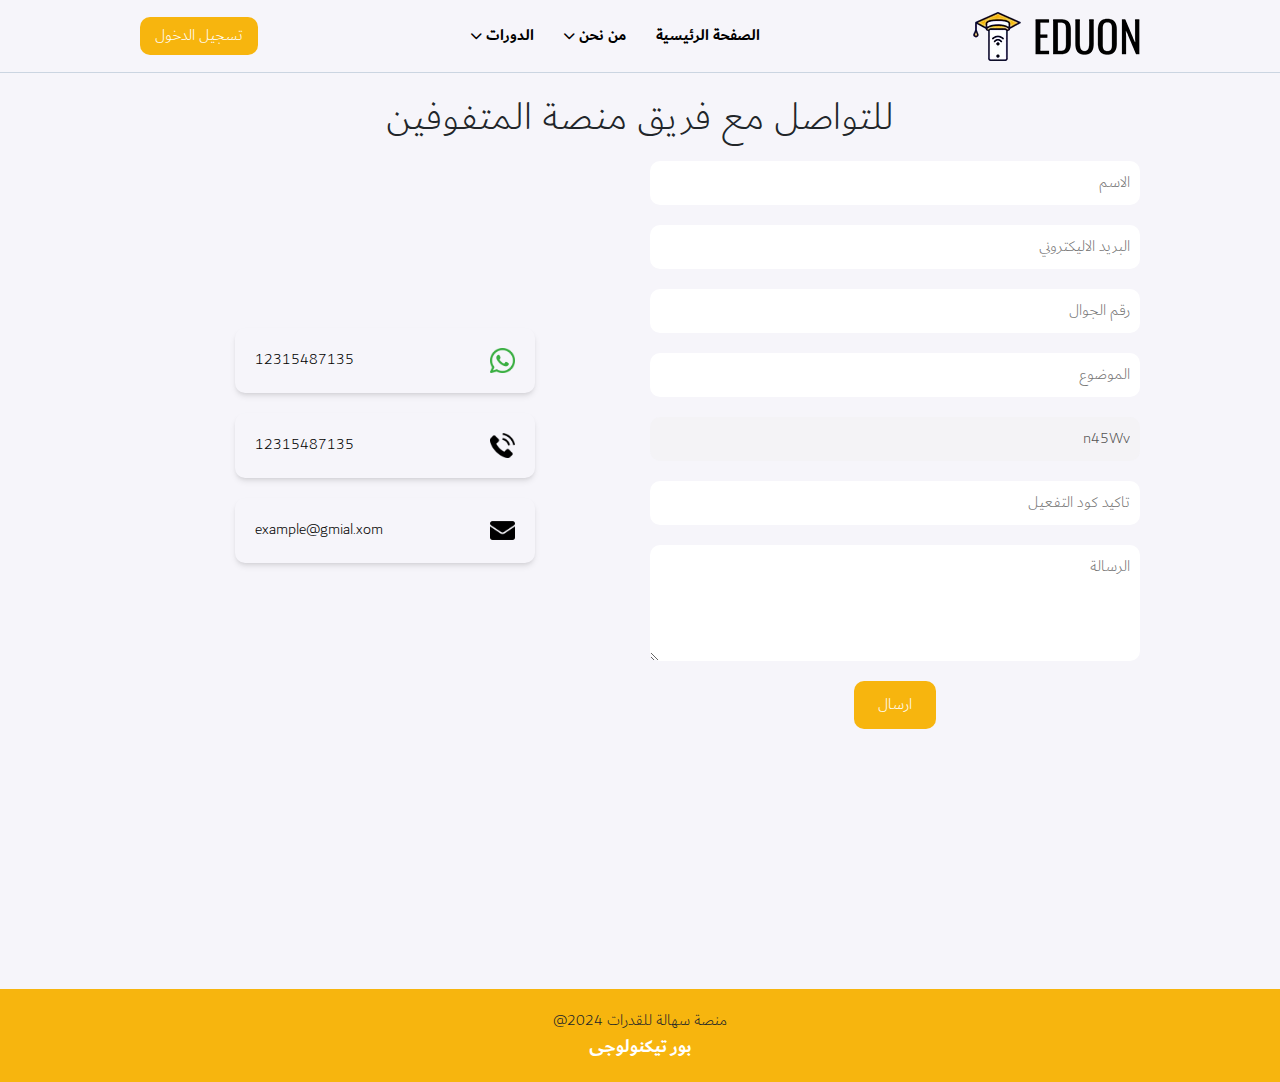
<file: pages/contactus/contactus.html>
<!DOCTYPE html>
<html lang="en">

<head>
  <meta charset="UTF-8" />
  <meta name="viewport" content="width=device-width, initial-scale=1.0" />
  <link rel="stylesheet" href="https://cdnjs.cloudflare.com/ajax/libs/font-awesome/6.0.0-beta3/css/all.min.css" />
  <link href="https://cdn.jsdelivr.net/npm/bootstrap@5.3.3/dist/css/bootstrap.min.css" rel="stylesheet"
    integrity="sha384-QWTKZyjpPEjISv5WaRU9OFeRpok6YctnYmDr5pNlyT2bRjXh0JMhjY6hW+ALEwIH" crossorigin="anonymous" />
  <link rel="stylesheet" href="https://cdn.jsdelivr.net/npm/swiper@11/swiper-bundle.min.css" />
  <link rel="stylesheet" href="../../main.css" />
  <link rel="stylesheet" href="./style.css" />
  <title>EDUON</title>
</head>

<body>
  <header>
    <div class="container">
      <a href="../../index.html"><img src="../../assets/logo.webp" alt="" /></a>
      <nav>
        <a href="../../index.html">الصفحة الرئيسية</a>
        <div class="menu-con">
          <a class="head-link" href="/index.html">من نحن <i class="fa-solid fa-chevron-down"></i>
          </a>
          <div class="menu">
            <a href="../aboutus/aboutus.html">من نحن</a>
            <a href="../../plans.html">الباقات</a>
            <a href="../conditions/conditions.html">الشروط والاحكام</a>
            <a href="../QA/qa.html">اسئلة واستفسارات</a>
            <a href="../news/news.html">اخبار المنصة</a>
            <a href="./contactus.html">تواصل معنا</a>
          </div>
        </div>
        <div class="menu-con">
          <a class="head-link" href="/index.html">الدورات <i class="fa-solid fa-chevron-down"></i></a>
          <div class="menu">
            <a href="../abilities/abilities.html">دورة القدرات</a>
            <a href="../subjectplan/subjectplan.html">خريطة المنهج</a>
            <a href="../quantitative/quantitative.html">قدرات كمي</a>
            <a href="../Verbal/verbal.html">قدرات لفظي</a>
          </div>
        </div>
      </nav>
      <button class="login-btn">تسجيل الدخول</button>
      <div class="burger" id="icon">
        <i class="fa-solid fa-bars"></i>
      </div>
    </div>
    <div class="slide-menu" id="slide-menu">
      <div id="close-icon" class="close">
        <i class="fa-solid fa-xmark"></i>
      </div>
      <a class="nav-link" href="../../index.html">الصفحة الرئيسية</a>
      <div class="accordion accordion-flush" id="accordionFlushExample">
        <div class="accordion-item">
          <h2 class="accordion-header">
            <button class="accordion-button collapsed" type="button" data-bs-toggle="collapse"
              data-bs-target="#flush-collapseOne" aria-expanded="false" aria-controls="flush-collapseOne">
              من نحن
            </button>
          </h2>
          <div id="flush-collapseOne" class="accordion-collapse collapse" data-bs-parent="#accordionFlushExample">
            <div class="list">
              <a href="../aboutus/aboutus.html" class="nav-link">من نحن</a>
              <a class="nav-link" href="../plans/plans.html">الباقات</a>
              <a class="nav-link" href="../conditions/conditions.html">الشروط والاحكام</a>
              <a class="nav-link" href="../QA/qa.html">اسئلة واستفسارات</a>
              <a class="nav-link" href="../news/news.html">اخبار المنصة</a>
              <a class="nav-link" href="./contactus.html">تواصل معنا</a>
            </div>
          </div>
        </div>
      </div>
      <div class="accordion accordion-flush" id="accordionFlushExample">
        <div class="accordion-item">
          <h2 class="accordion-header">
            <button class="accordion-button collapsed" type="button" data-bs-toggle="collapse"
              data-bs-target="#flush-collapseTwo" aria-expanded="false" aria-controls="flush-collapseTwo">
              الدورات
            </button>
          </h2>
          <div id="flush-collapseTwo" class="accordion-collapse collapse" data-bs-parent="#accordionFlushExample">
            <div class="list">
              <a class="nav-link" href="../abilities/abilities.html">دورة القدرات</a>
              <a class="nav-link" href="../subjectplan/subjectplan.html">خريطة المنهج</a>
              <a class="nav-link" href="../quantitative/quantitative.html">قدرات كمي</a>
              <a class="nav-link" href="../Verbal/verbal.html">قدرات لفظي</a>
            </div>
          </div>
        </div>
      </div>
      <button>تسجيل الدخول</button>
    </div>
  </header>
  <section class="contact-sec">
    <h1>للتواصل مع فريق منصة المتفوفين</h1>
    <div class="container">
      <form action="">
        <input required type="text" placeholder="الاسم" />
        <input required type="text" placeholder="البريد الاليكتروني" />
        <input required type="text" placeholder="رقم الجوال" />
        <input required type="text" placeholder="الموضوع" />
        <input required type="text" placeholder="كود التفعيل" value="n45Wv" disabled />
        <input required type="text" placeholder="تاكيد كود التفعيل" />
        <textarea name="" rows="4" placeholder="الرسالة" id=""></textarea>
        <button>ارسال</button>
      </form>
      <div class="social-con">
        <a target="_blank" href="https://wa.me/123456">
          <img src="../../assets/whatsapp.png" alt="" />
          <p>12315487135</p>
        </a>

        <a href="tel:12356">
          <img src="../../assets/telephone.png" alt="" />
          <p>12315487135</p>
        </a>
        <a href="mailto: name@email.com">
          <img src="../../assets/email.png" alt="" />
          <p>example@gmial.xom</p>
        </a>
      </div>
    </div>
  </section>
  <footer>
    <p>منصة سهالة للقدرات 2024@</p>

    <a href="/">بور تيكنولوجى</a>
  </footer>

  <div class="scroll_top"><img src="../../assets/up_arrow.webp" alt="up_arrow"></div>
  <script src="https://cdn.jsdelivr.net/npm/bootstrap@5.3.3/dist/js/bootstrap.bundle.min.js"
    integrity="sha384-YvpcrYf0tY3lHB60NNkmXc5s9fDVZLESaAA55NDzOxhy9GkcIdslK1eN7N6jIeHz"
    crossorigin="anonymous"></script>
  <script src="https://cdn.jsdelivr.net/npm/swiper@11/swiper-bundle.min.js"></script>
  <script src="../../main.js"></script>
</body>

</html>
</file>
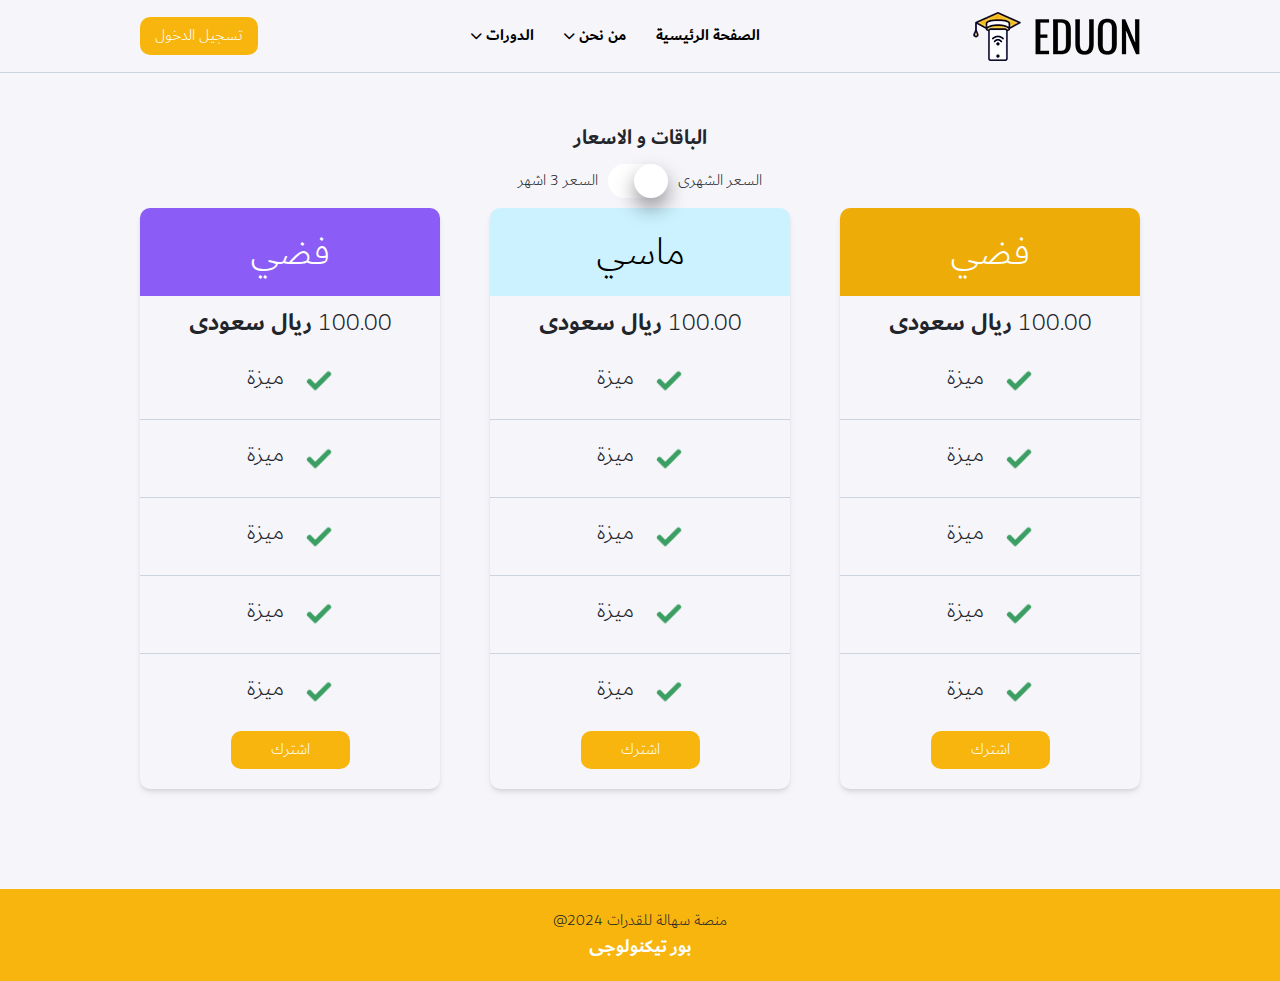
<file: pages/plans/plans.html>
<!DOCTYPE html>
<html lang="en">

<head>
  <meta charset="UTF-8" />
  <meta name="viewport" content="width=device-width, initial-scale=1.0" />
  <link rel="stylesheet" href="https://cdnjs.cloudflare.com/ajax/libs/font-awesome/6.0.0-beta3/css/all.min.css" />
  <link href="https://cdn.jsdelivr.net/npm/bootstrap@5.3.3/dist/css/bootstrap.min.css" rel="stylesheet"
    integrity="sha384-QWTKZyjpPEjISv5WaRU9OFeRpok6YctnYmDr5pNlyT2bRjXh0JMhjY6hW+ALEwIH" crossorigin="anonymous" />
  <link rel="stylesheet" href="https://cdn.jsdelivr.net/npm/swiper@11/swiper-bundle.min.css" />
  <link rel="stylesheet" href="../../main.css" />
  <link rel="stylesheet" href="./style.css" />
  <title>EDUON</title>
</head>

<body>
  <header>
    <div class="container">
      <a href="../../index.html"><img src="../../assets/logo.webp" alt="" /></a>
      <nav>
        <a href="../../index.html">الصفحة الرئيسية</a>
        <div class="menu-con">
          <a class="head-link" href="/index.html">من نحن <i class="fa-solid fa-chevron-down"></i>
          </a>
          <div class="menu">
            <a href="../aboutus/aboutus.html">من نحن</a>
            <a href="./plans.html">الباقات</a>
            <a href="../conditions/conditions.html">الشروط والاحكام</a>
            <a href="../QA/qa.html">اسئلة واستفسارات</a>
            <a href="../news/news.html">اخبار المنصة</a>
            <a href="../contactus/contactus.html">تواصل معنا</a>
          </div>
        </div>
        <div class="menu-con">
          <a class="head-link" href="/index.html">الدورات <i class="fa-solid fa-chevron-down"></i></a>
          <div class="menu">
            <a href="../abilities/abilities.html">دورة القدرات</a>
            <a href="../subjectplan/subjectplan.html">خريطة المنهج</a>
            <a href="../quantitative/quantitative.html">قدرات كمي</a>
            <a href="../Verbal/verbal.html">قدرات لفظي</a>
          </div>
        </div>
      </nav>
      <button class="login-btn">تسجيل الدخول</button>
      <div class="burger" id="icon">
        <i class="fa-solid fa-bars"></i>
      </div>
    </div>
    <div class="slide-menu" id="slide-menu">
      <div id="close-icon" class="close">
        <i class="fa-solid fa-xmark"></i>
      </div>
      <a class="nav-link" href="../../index.html">الصفحة الرئيسية</a>
      <div class="accordion accordion-flush" id="accordionFlushExample">
        <div class="accordion-item">
          <h2 class="accordion-header">
            <button class="accordion-button collapsed" type="button" data-bs-toggle="collapse"
              data-bs-target="#flush-collapseOne" aria-expanded="false" aria-controls="flush-collapseOne">
              من نحن
            </button>
          </h2>
          <div id="flush-collapseOne" class="accordion-collapse collapse" data-bs-parent="#accordionFlushExample">
            <div class="list">
              <a href="../aboutus/aboutus.html" class="nav-link">من نحن</a>
              <a class="nav-link" href="./plans.html">الباقات</a>
              <a class="nav-link" href="../conditions/conditions.html">الشروط والاحكام</a>
              <a class="nav-link" href="../QA/qa.html">اسئلة واستفسارات</a>
              <a class="nav-link" href="../news/news.html">اخبار المنصة</a>
              <a class="nav-link" href="../contactus/contactus.html">تواصل معنا</a>
            </div>
          </div>
        </div>
      </div>
      <div class="accordion accordion-flush" id="accordionFlushExample">
        <div class="accordion-item">
          <h2 class="accordion-header">
            <button class="accordion-button collapsed" type="button" data-bs-toggle="collapse"
              data-bs-target="#flush-collapseTwo" aria-expanded="false" aria-controls="flush-collapseTwo">
              الدورات
            </button>
          </h2>
          <div id="flush-collapseTwo" class="accordion-collapse collapse" data-bs-parent="#accordionFlushExample">
            <div class="list">
              <a class="nav-link" href="../abilities/abilities.html">دورة القدرات</a>
              <a class="nav-link" href="../subjectplan/subjectplan.html">خريطة المنهج</a>
              <a class="nav-link" href="../quantitative/quantitative.html">قدرات كمي</a>
              <a class="nav-link" href="../Verbal/verbal.html">قدرات لفظي</a>
            </div>
          </div>
        </div>
      </div>
      <button>تسجيل الدخول</button>
    </div>
  </header>
  <section class="plans-sec">

    <div class="plan-top-check">
      <b>الباقات و الاسعار</b>

      <div class="top-check-hostile">
        <p>السعر الشهرى</p>
        <label class="switch">
          <input type="checkbox">
          <span class="slider"></span>
        </label>
        <p>السعر 3 اشهر</p>
      </div>
    </div>


    <div class="container">
      <div class="content">
        <h1 class="title">فضي</h1>
        <b class="plan-price"><span>100.00</span> ريال سعودى</b>

        <div class="feature">
          <img src="../../assets/check.png" alt="" />
          <h4>ميزة</h4>
        </div>

        <div class="feature">
          <img src="../../assets/check.png" alt="" />
          <h4>ميزة</h4>
        </div>
        <div class="feature">
          <img src="../../assets/check.png" alt="" />
          <h4>ميزة</h4>
        </div>
        <div class="feature">
          <img src="../../assets/check.png" alt="" />
          <h4>ميزة</h4>
        </div>

        <div class="feature">
          <img src="../../assets/check.png" alt="" />
          <h4>ميزة</h4>
        </div>
        <button>اشترك</button>
      </div>
      <div class="content">
        <h1 class="title tow">ماسي</h1>
        <b class="plan-price"><span>100.00</span> ريال سعودى</b>
        <div class="feature">
          <img src="../../assets/check.png" alt="" />
          <h4>ميزة</h4>
        </div>
        <div class="feature">
          <img src="../../assets/check.png" alt="" />
          <h4>ميزة</h4>
        </div>
        <div class="feature">
          <img src="../../assets/check.png" alt="" />
          <h4>ميزة</h4>
        </div>
        <div class="feature">
          <img src="../../assets/check.png" alt="" />
          <h4>ميزة</h4>
        </div>
        <div class="feature">
          <img src="../../assets/check.png" alt="" />
          <h4>ميزة</h4>
        </div>
        <button>اشترك</button>
      </div>
      <div class="content">
        <h1 class="title three">فضي</h1>
        <b class="plan-price"><span>100.00</span> ريال سعودى</b>
        <div class="feature">
          <img src="../../assets/check.png" alt="" />
          <h4>ميزة</h4>
        </div>
        <div class="feature">
          <img src="../../assets/check.png" alt="" />
          <h4>ميزة</h4>
        </div>
        <div class="feature">
          <img src="../../assets/check.png" alt="" />
          <h4>ميزة</h4>
        </div>
        <div class="feature">
          <img src="../../assets/check.png" alt="" />
          <h4>ميزة</h4>
        </div>
        <div class="feature">
          <img src="../../assets/check.png" alt="" />
          <h4>ميزة</h4>
        </div>

        <button>اشترك</button>
      </div>
    </div>
  </section>

  <footer>
    <p>منصة سهالة للقدرات 2024@</p>

    <a href="/">بور تيكنولوجى</a>
  </footer>

  <div class="scroll_top"><img src="../../assets/up_arrow.webp" alt="up_arrow"></div>

  <script src="https://cdn.jsdelivr.net/npm/bootstrap@5.3.3/dist/js/bootstrap.bundle.min.js"
    integrity="sha384-YvpcrYf0tY3lHB60NNkmXc5s9fDVZLESaAA55NDzOxhy9GkcIdslK1eN7N6jIeHz"
    crossorigin="anonymous"></script>
  <script src="https://cdn.jsdelivr.net/npm/swiper@11/swiper-bundle.min.js"></script>
  <script src="../../main.js"></script>
</body>

</html>
</file>
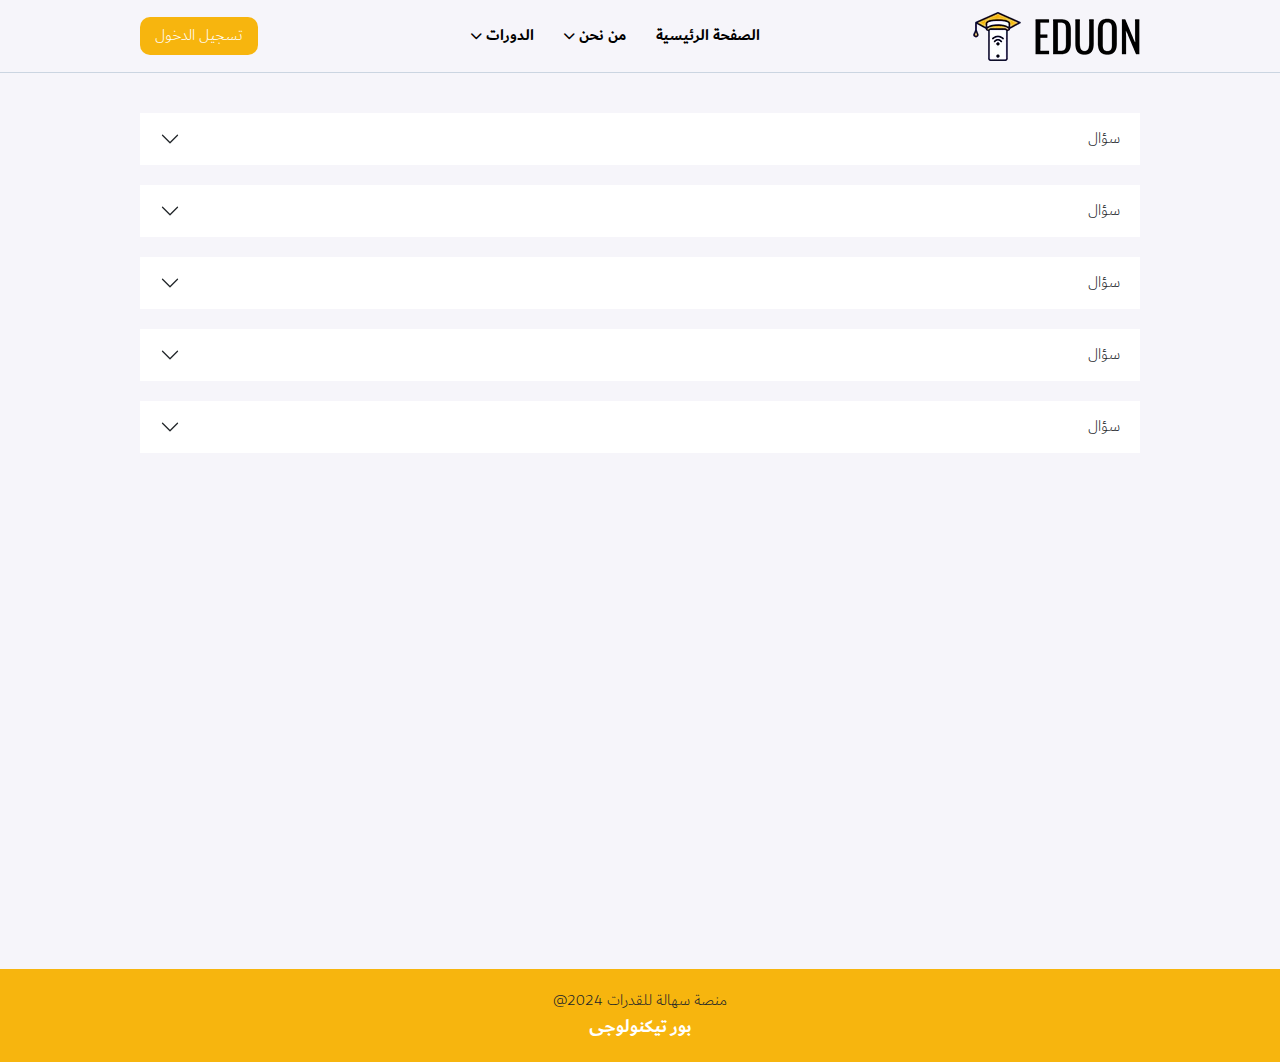
<file: pages/QA/qa.html>
<!DOCTYPE html>
<html lang="en">

<head>
  <meta charset="UTF-8" />
  <meta name="viewport" content="width=device-width, initial-scale=1.0" />
  <link rel="stylesheet" href="https://cdnjs.cloudflare.com/ajax/libs/font-awesome/6.0.0-beta3/css/all.min.css" />
  <link href="https://cdn.jsdelivr.net/npm/bootstrap@5.3.3/dist/css/bootstrap.min.css" rel="stylesheet"
    integrity="sha384-QWTKZyjpPEjISv5WaRU9OFeRpok6YctnYmDr5pNlyT2bRjXh0JMhjY6hW+ALEwIH" crossorigin="anonymous" />
  <link rel="stylesheet" href="https://cdn.jsdelivr.net/npm/swiper@11/swiper-bundle.min.css" />
  <link rel="stylesheet" href="../../main.css" />
  <link rel="stylesheet" href="./style.css" />
  <title>EDUON</title>
</head>

<body>
  <header>
    <div class="container">
      <a href="../../index.html"><img src="../../assets/logo.webp" alt="" /></a>
      <nav>
        <a href="../../index.html">الصفحة الرئيسية</a>
        <div class="menu-con">
          <a class="head-link" href="/index.html">من نحن <i class="fa-solid fa-chevron-down"></i>
          </a>
          <div class="menu">
            <a href="../aboutus/aboutus.html">من نحن</a>
            <a href="../../plans.html">الباقات</a>
            <a href="../conditions/conditions.html">الشروط والاحكام</a>
            <a href="./qa.html">اسئلة واستفسارات</a>
            <a href="../news/news.html">اخبار المنصة</a>
            <a href="../contactus/contactus.html">تواصل معنا</a>
          </div>
        </div>
        <div class="menu-con">
          <a class="head-link" href="/index.html">الدورات <i class="fa-solid fa-chevron-down"></i></a>
          <div class="menu">
            <a href="../abilities/abilities.html">دورة القدرات</a>
            <a href="../subjectplan/subjectplan.html">خريطة المنهج</a>
            <a href="../quantitative/quantitative.html">قدرات كمي</a>
            <a href="../Verbal/verbal.html">قدرات لفظي</a>
          </div>
        </div>
      </nav>
      <button class="login-btn">تسجيل الدخول</button>
      <div class="burger" id="icon">
        <i class="fa-solid fa-bars"></i>
      </div>
    </div>
    <div class="slide-menu" id="slide-menu">
      <div id="close-icon" class="close">
        <i class="fa-solid fa-xmark"></i>
      </div>
      <a class="nav-link" href="../../index.html">الصفحة الرئيسية</a>
      <div class="accordion accordion-flush" id="accordionFlushExample">
        <div class="accordion-item">
          <h2 class="accordion-header">
            <button class="accordion-button collapsed" type="button" data-bs-toggle="collapse"
              data-bs-target="#flush-collapseOne" aria-expanded="false" aria-controls="flush-collapseOne">
              من نحن
            </button>
          </h2>
          <div id="flush-collapseOne" class="accordion-collapse collapse" data-bs-parent="#accordionFlushExample">
            <div class="list">
              <a href="../aboutus/aboutus.html" class="nav-link">من نحن</a>
              <a class="nav-link" href="../plans/plans.html">الباقات</a>
              <a class="nav-link" href="../conditions/conditions.html">الشروط والاحكام</a>
              <a class="nav-link" href="./qa.html">اسئلة واستفسارات</a>
              <a class="nav-link" href="../news/news.html">اخبار المنصة</a>
              <a class="nav-link" href="../contactus/contactus.html">تواصل معنا</a>
            </div>
          </div>
        </div>
      </div>
      <div class="accordion accordion-flush" id="accordionFlushExample">
        <div class="accordion-item">
          <h2 class="accordion-header">
            <button class="accordion-button collapsed" type="button" data-bs-toggle="collapse"
              data-bs-target="#flush-collapseTwo" aria-expanded="false" aria-controls="flush-collapseTwo">
              الدورات
            </button>
          </h2>
          <div id="flush-collapseTwo" class="accordion-collapse collapse" data-bs-parent="#accordionFlushExample">
            <div class="list">
              <a class="nav-link" href="../abilities/abilities.html">دورة القدرات</a>
              <a class="nav-link" href="../subjectplan/subjectplan.html">خريطة المنهج</a>
              <a class="nav-link" href="../quantitative/quantitative.html">قدرات كمي</a>
              <a class="nav-link" href="../Verbal/verbal.html">قدرات لفظي</a>
            </div>
          </div>
        </div>
      </div>
      <button>تسجيل الدخول</button>
    </div>
  </header>
  <section class="qa-sec">
    <div class="container">
      <div class="accordion accordion-flush" id="accordionFlushExample">
        <div class="accordion-item">
          <h2 class="accordion-header">
            <button class="accordion-button collapsed" type="button" data-bs-toggle="collapse"
              data-bs-target="#flush-collapseOne" aria-expanded="false" aria-controls="flush-collapseOne">
              سؤال
            </button>
          </h2>
          <div id="flush-collapseOne" class="accordion-collapse collapse" data-bs-parent="#accordionFlushExample">
            <p>
              نحن لا نضمن أن موقعنا، أو أي محتوى فيه، سيكون متاحًا دائمًا أو
              دون انقطاع. يجوز لنا تعليق أو سحب أو تقييد توافر كل أو أي جزء من
              موقعنا لأسباب تجارية أو تشغيلية. سنحاول أن نقدم لك إشعارًا قبل
              مدة معقولة من أي تعليق أو سحب، ولن نكون تحت أي ظرف من الظروف
              مسؤولين تجاهك أو تجاه أي شخص عن أي أضرار غير مباشرة أو عرضية أو
              خاصة أو عقابية أو تغطية أو تبعية (بما في ذلك على سبيل المثال لا
              الحصر ، الأضرار الناجمة عن الكسب الفائت، الإيرادات، المبيعات،
              الشهرة، استخدام المحتوى ، التأثير على الأعمال، انقطاع الأعمال ،
              فقدان المدخرات المتوقعة فقدان فرص العمل) إذا لم نخطرك بهذا
              التعليق أو السحب.
            </p>
          </div>
        </div>
      </div>
      <div class="accordion accordion-flush" id="accordionFlushExample">
        <div class="accordion-item">
          <h2 class="accordion-header">
            <button class="accordion-button collapsed" type="button" data-bs-toggle="collapse"
              data-bs-target="#flush-collapseTow" aria-expanded="false" aria-controls="flush-collapseTow">
              سؤال
            </button>
          </h2>
          <div id="flush-collapseTow" class="accordion-collapse collapse" data-bs-parent="#accordionFlushExample">
            <p>
              نحن لا نضمن أن موقعنا، أو أي محتوى فيه، سيكون متاحًا دائمًا أو
              دون انقطاع. يجوز لنا تعليق أو سحب أو تقييد توافر كل أو أي جزء من
              موقعنا لأسباب تجارية أو تشغيلية. سنحاول أن نقدم لك إشعارًا قبل
              مدة معقولة من أي تعليق أو سحب، ولن نكون تحت أي ظرف من الظروف
              مسؤولين تجاهك أو تجاه أي شخص عن أي أضرار غير مباشرة أو عرضية أو
              خاصة أو عقابية أو تغطية أو تبعية (بما في ذلك على سبيل المثال لا
              الحصر ، الأضرار الناجمة عن الكسب الفائت، الإيرادات، المبيعات،
              الشهرة، استخدام المحتوى ، التأثير على الأعمال، انقطاع الأعمال ،
              فقدان المدخرات المتوقعة فقدان فرص العمل) إذا لم نخطرك بهذا
              التعليق أو السحب.
            </p>
          </div>
        </div>
      </div>
      <div class="accordion accordion-flush" id="accordionFlushExample">
        <div class="accordion-item">
          <h2 class="accordion-header">
            <button class="accordion-button collapsed" type="button" data-bs-toggle="collapse"
              data-bs-target="#flush-collapseThree" aria-expanded="false" aria-controls="flush-collapseThree">
              سؤال
            </button>
          </h2>
          <div id="flush-collapseThree" class="accordion-collapse collapse" data-bs-parent="#accordionFlushExample">
            <p>
              نحن لا نضمن أن موقعنا، أو أي محتوى فيه، سيكون متاحًا دائمًا أو
              دون انقطاع. يجوز لنا تعليق أو سحب أو تقييد توافر كل أو أي جزء من
              موقعنا لأسباب تجارية أو تشغيلية. سنحاول أن نقدم لك إشعارًا قبل
              مدة معقولة من أي تعليق أو سحب، ولن نكون تحت أي ظرف من الظروف
              مسؤولين تجاهك أو تجاه أي شخص عن أي أضرار غير مباشرة أو عرضية أو
              خاصة أو عقابية أو تغطية أو تبعية (بما في ذلك على سبيل المثال لا
              الحصر ، الأضرار الناجمة عن الكسب الفائت، الإيرادات، المبيعات،
              الشهرة، استخدام المحتوى ، التأثير على الأعمال، انقطاع الأعمال ،
              فقدان المدخرات المتوقعة فقدان فرص العمل) إذا لم نخطرك بهذا
              التعليق أو السحب.
            </p>
          </div>
        </div>
      </div>
      <div class="accordion accordion-flush" id="accordionFlushExample">
        <div class="accordion-item">
          <h2 class="accordion-header">
            <button class="accordion-button collapsed" type="button" data-bs-toggle="collapse"
              data-bs-target="#flush-four" aria-expanded="false" aria-controls="flush-four">
              سؤال
            </button>
          </h2>
          <div id="flush-four" class="accordion-collapse collapse" data-bs-parent="#accordionFlushExample">
            <p>
              نحن لا نضمن أن موقعنا، أو أي محتوى فيه، سيكون متاحًا دائمًا أو
              دون انقطاع. يجوز لنا تعليق أو سحب أو تقييد توافر كل أو أي جزء من
              موقعنا لأسباب تجارية أو تشغيلية. سنحاول أن نقدم لك إشعارًا قبل
              مدة معقولة من أي تعليق أو سحب، ولن نكون تحت أي ظرف من الظروف
              مسؤولين تجاهك أو تجاه أي شخص عن أي أضرار غير مباشرة أو عرضية أو
              خاصة أو عقابية أو تغطية أو تبعية (بما في ذلك على سبيل المثال لا
              الحصر ، الأضرار الناجمة عن الكسب الفائت، الإيرادات، المبيعات،
              الشهرة، استخدام المحتوى ، التأثير على الأعمال، انقطاع الأعمال ،
              فقدان المدخرات المتوقعة فقدان فرص العمل) إذا لم نخطرك بهذا
              التعليق أو السحب.
            </p>
          </div>
        </div>
      </div>
      <div class="accordion accordion-flush" id="accordionFlushExample">
        <div class="accordion-item">
          <h2 class="accordion-header">
            <button class="accordion-button collapsed" type="button" data-bs-toggle="collapse"
              data-bs-target="#flush-five" aria-expanded="false" aria-controls="flush-five">
              سؤال
            </button>
          </h2>
          <div id="flush-five" class="accordion-collapse collapse" data-bs-parent="#accordionFlushExample">
            <p>
              نحن لا نضمن أن موقعنا، أو أي محتوى فيه، سيكون متاحًا دائمًا أو
              دون انقطاع. يجوز لنا تعليق أو سحب أو تقييد توافر كل أو أي جزء من
              موقعنا لأسباب تجارية أو تشغيلية. سنحاول أن نقدم لك إشعارًا قبل
              مدة معقولة من أي تعليق أو سحب، ولن نكون تحت أي ظرف من الظروف
              مسؤولين تجاهك أو تجاه أي شخص عن أي أضرار غير مباشرة أو عرضية أو
              خاصة أو عقابية أو تغطية أو تبعية (بما في ذلك على سبيل المثال لا
              الحصر ، الأضرار الناجمة عن الكسب الفائت، الإيرادات، المبيعات،
              الشهرة، استخدام المحتوى ، التأثير على الأعمال، انقطاع الأعمال ،
              فقدان المدخرات المتوقعة فقدان فرص العمل) إذا لم نخطرك بهذا
              التعليق أو السحب.
            </p>
          </div>
        </div>
      </div>
    </div>
  </section>
  <footer>
    <p>منصة سهالة للقدرات 2024@</p>

    <a href="/">بور تيكنولوجى</a>
  </footer>

  <div class="scroll_top"><img src="../../assets/up_arrow.webp" alt="up_arrow"></div>
  <script src="https://cdn.jsdelivr.net/npm/bootstrap@5.3.3/dist/js/bootstrap.bundle.min.js"
    integrity="sha384-YvpcrYf0tY3lHB60NNkmXc5s9fDVZLESaAA55NDzOxhy9GkcIdslK1eN7N6jIeHz"
    crossorigin="anonymous"></script>
  <script src="https://cdn.jsdelivr.net/npm/swiper@11/swiper-bundle.min.js"></script>
  <script src="../../main.js"></script>
</body>

</html>
</file>
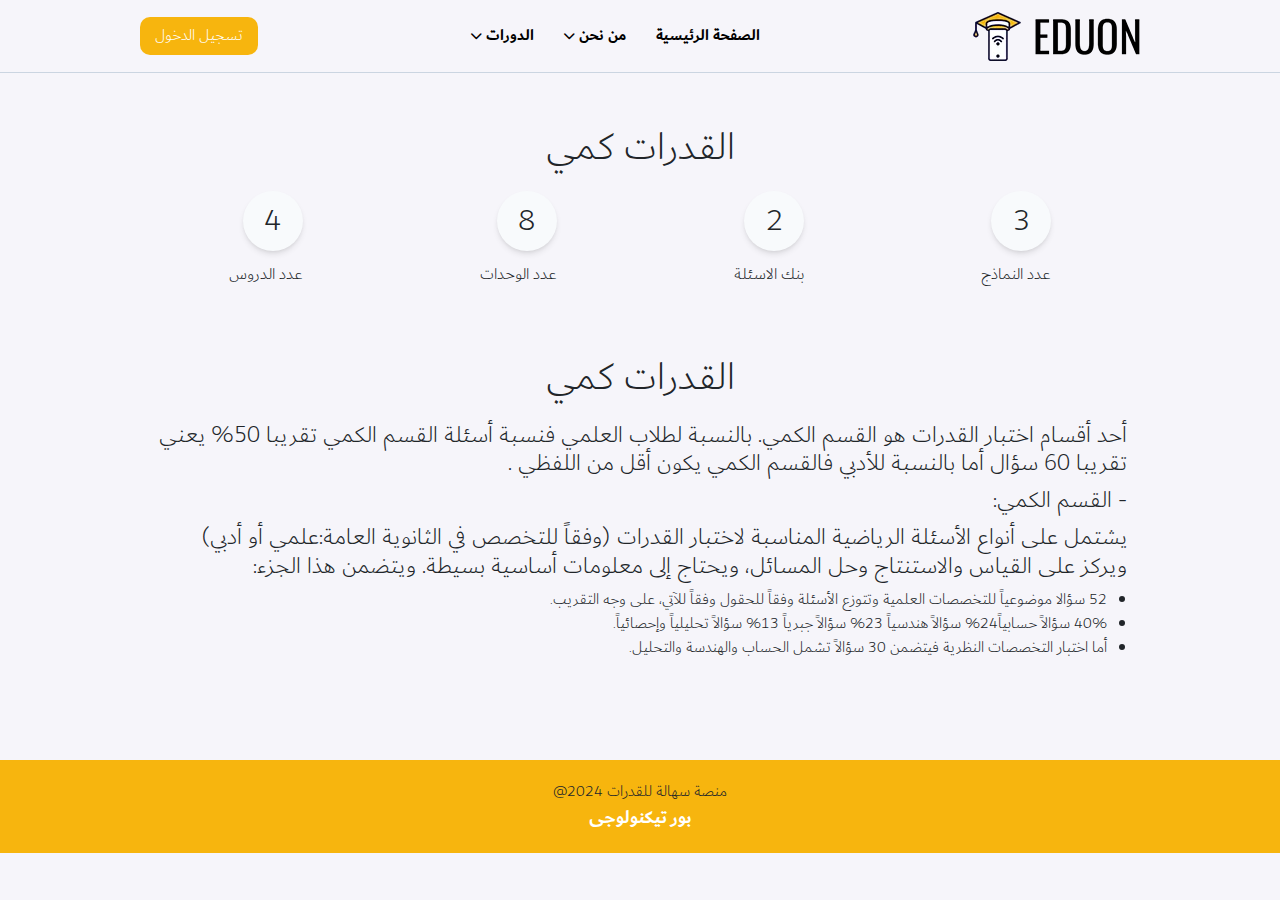
<file: pages/quantitative/quantitative.html>
<!DOCTYPE html>
<html lang="en">

<head>
  <meta charset="UTF-8" />
  <meta name="viewport" content="width=device-width, initial-scale=1.0" />
  <link rel="stylesheet" href="https://cdnjs.cloudflare.com/ajax/libs/font-awesome/6.0.0-beta3/css/all.min.css" />
  <link href="https://cdn.jsdelivr.net/npm/bootstrap@5.3.3/dist/css/bootstrap.min.css" rel="stylesheet"
    integrity="sha384-QWTKZyjpPEjISv5WaRU9OFeRpok6YctnYmDr5pNlyT2bRjXh0JMhjY6hW+ALEwIH" crossorigin="anonymous" />
  <link rel="stylesheet" href="https://cdn.jsdelivr.net/npm/swiper@11/swiper-bundle.min.css" />
  <link rel="stylesheet" href="../../main.css" />
  <link rel="stylesheet" href="./style.css" />
  <title>EDUON</title>
</head>

<body>
  <header>
    <div class="container">
      <a href="../../index.html"><img src="../../assets/logo.webp" alt="" /></a>
      <nav>
        <a href="../../index.html">الصفحة الرئيسية</a>
        <div class="menu-con">
          <a class="head-link" href="/index.html">من نحن <i class="fa-solid fa-chevron-down"></i>
          </a>
          <div class="menu">
            <a href="../aboutus/aboutus.html">من نحن</a>
            <a href="../plans/plans.html">الباقات</a>
            <a href="../conditions/conditions.html">الشروط والاحكام</a>
            <a href="../QA/qa.html">اسئلة واستفسارات</a>
            <a href="../news/news.html">اخبار المنصة</a>
            <a href="../contactus/contactus.html">تواصل معنا</a>
          </div>
        </div>
        <div class="menu-con">
          <a class="head-link" href="/index.html">الدورات <i class="fa-solid fa-chevron-down"></i></a>
          <div class="menu">
            <a href="../abilities/abilities.html">دورة القدرات</a>
            <a href="../subjectplan/subjectplan.html">خريطة المنهج</a>
            <a href="./quantitative.html">قدرات كمي</a>
            <a href="../Verbal/verbal.html">قدرات لفظي</a>
          </div>
        </div>
      </nav>
      <button class="login-btn">تسجيل الدخول</button>
      <div class="burger" id="icon">
        <i class="fa-solid fa-bars"></i>
      </div>
    </div>
    <div class="slide-menu" id="slide-menu">
      <div id="close-icon" class="close">
        <i class="fa-solid fa-xmark"></i>
      </div>
      <a class="nav-link" href="../../index.html">الصفحة الرئيسية</a>
      <div class="accordion accordion-flush" id="accordionFlushExample">
        <div class="accordion-item">
          <h2 class="accordion-header">
            <button class="accordion-button collapsed" type="button" data-bs-toggle="collapse"
              data-bs-target="#flush-collapseOne" aria-expanded="false" aria-controls="flush-collapseOne">
              من نحن
            </button>
          </h2>
          <div id="flush-collapseOne" class="accordion-collapse collapse" data-bs-parent="#accordionFlushExample">
            <div class="list">
              <a href="../aboutus/aboutus.html" class="nav-link">من نحن</a>
              <a class="nav-link" href="../plans/plans.html">الباقات</a>
              <a class="nav-link" href="../conditions/conditions.html">الشروط والاحكام</a>
              <a class="nav-link" href="../QA/qa.html">اسئلة واستفسارات</a>
              <a class="nav-link" href="../news/news.html">اخبار المنصة</a>
              <a class="nav-link" href="../contactus/contactus.html">تواصل معنا</a>
            </div>
          </div>
        </div>
      </div>
      <div class="accordion accordion-flush" id="accordionFlushExample">
        <div class="accordion-item">
          <h2 class="accordion-header">
            <button class="accordion-button collapsed" type="button" data-bs-toggle="collapse"
              data-bs-target="#flush-collapseTwo" aria-expanded="false" aria-controls="flush-collapseTwo">
              الدورات
            </button>
          </h2>
          <div id="flush-collapseTwo" class="accordion-collapse collapse" data-bs-parent="#accordionFlushExample">
            <div class="list">
              <a class="nav-link" href="../abilities/abilities.html">دورة القدرات</a>
              <a class="nav-link" href="../subjectplan/subjectplan.html">خريطة المنهج</a>
              <a class="nav-link" href="./quantitative.html">قدرات كمي</a>
              <a class="nav-link" href="../Verbal/verbal.html">قدرات لفظي</a>
            </div>
          </div>
        </div>
      </div>
      <button>تسجيل الدخول</button>
    </div>
  </header>
  <section class="status-sec">
    <h1>القدرات كمي</h1>
    <div class="container">
      <div class="swipe">
        <div class="img-con">
          <h2>3</h2>
        </div>
        <p>عدد النماذج</p>
      </div>
      <div class="swipe">
        <div class="img-con">
          <h2>2</h2>
        </div>
        <p>بنك الاسئلة</p>
      </div>
      <div class="swipe">
        <div class="img-con">
          <h2>8</h2>
        </div>
        <p>عدد الوحدات</p>
      </div>
      <div class="swipe">
        <div class="img-con">
          <h2>4</h2>
        </div>
        <p>عدد الدروس</p>
      </div>
    </div>
  </section>
  <section class="details-sec">
    <h1>القدرات كمي</h1>
    <div class="container">
      <h4>
        أحد أقسام اختبار القدرات هو القسم الكمي. بالنسبة لطلاب العلمي فنسبة
        أسئلة القسم الكمي تقريبا 50% يعني تقريبا 60 سؤال أما بالنسبة للأدبي
        فالقسم الكمي يكون أقل من اللفظي .
      </h4>
      <h4>- القسم الكمي:</h4>
      <h4>
        يشتمل على أنواع الأسئلة الرياضية المناسبة لاختبار القدرات (وفقاً
        للتخصص في الثانوية العامة:علمي أو أدبي) ويركز على القياس والاستنتاج
        وحل المسائل، ويحتاج إلى معلومات أساسية بسيطة. ويتضمن هذا الجزء:
      </h4>
      <ul>
        <li>
          52 سؤالا موضوعياً للتخصصات العلمية وتتوزع الأسئلة وفقاً للحقول وفقاً
          للآتي، على وجه التقريب.
        </li>
        <li>
          40% سؤالاً حسابياً24% سؤالاً هندسياً 23% سؤالاً جبرياً 13% سؤالاً
          تحليلياً وإحصائياً.
        </li>
        <li>
          أما اختبار التخصصات النظرية فيتضمن 30 سؤالاً تشمل الحساب والهندسة
          والتحليل.
        </li>
      </ul>
    </div>
  </section>
  <footer>
    <p>منصة سهالة للقدرات 2024@</p>

    <a href="/">بور تيكنولوجى</a>
  </footer>

  <div class="scroll_top"><img src="../../assets/up_arrow.webp" alt="up_arrow"></div>
  <script src="https://cdn.jsdelivr.net/npm/bootstrap@5.3.3/dist/js/bootstrap.bundle.min.js"
    integrity="sha384-YvpcrYf0tY3lHB60NNkmXc5s9fDVZLESaAA55NDzOxhy9GkcIdslK1eN7N6jIeHz"
    crossorigin="anonymous"></script>
  <script src="https://cdn.jsdelivr.net/npm/swiper@11/swiper-bundle.min.js"></script>
  <script src="../../main.js"></script>
</body>

</html>
</file>
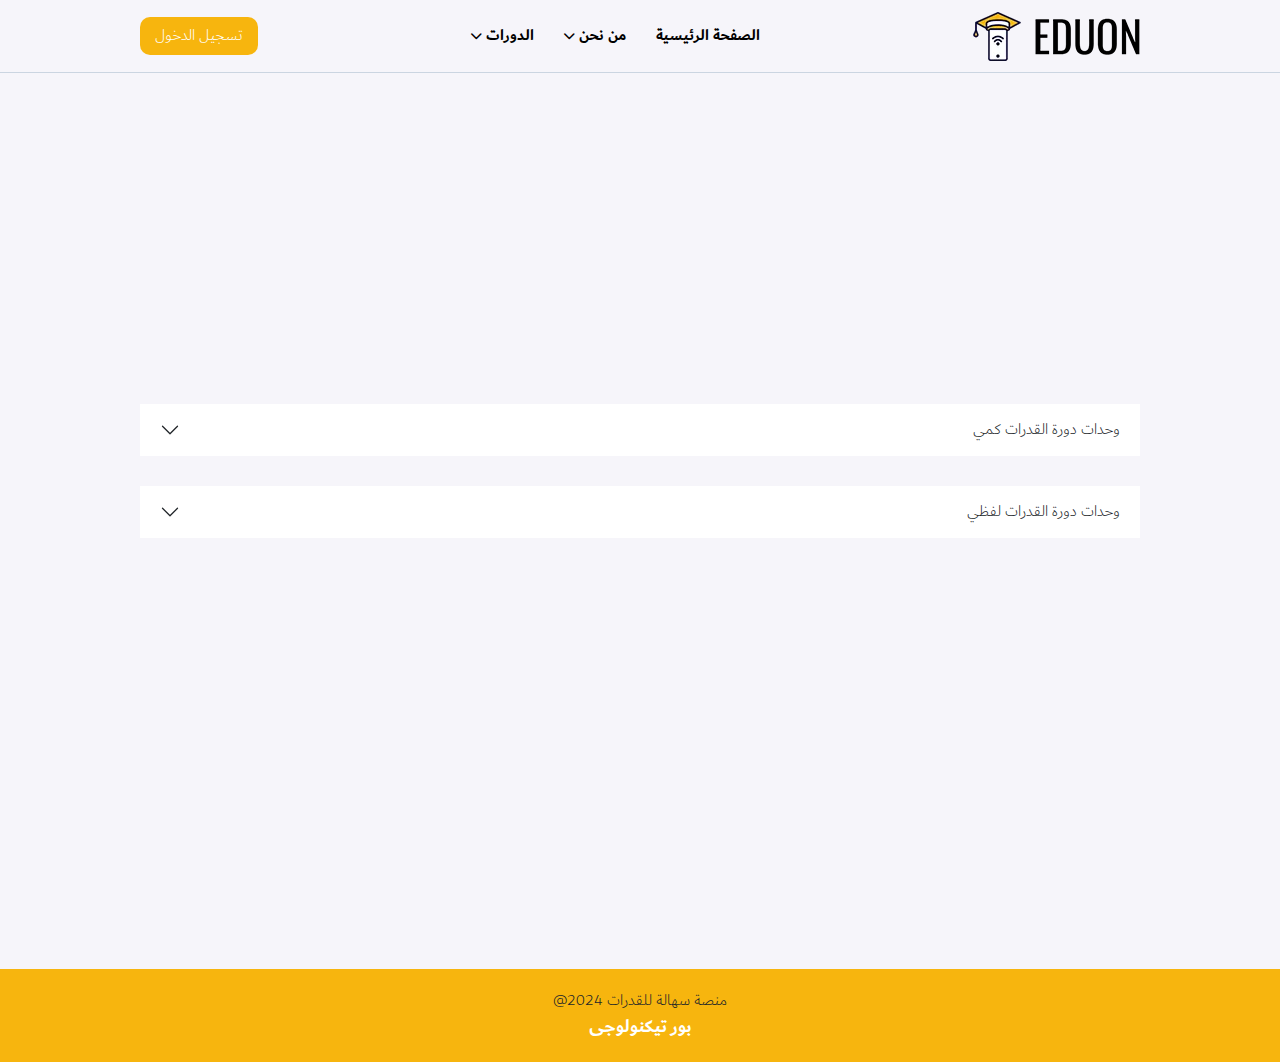
<file: pages/subjectplan/subjectplan.html>
<!DOCTYPE html>
<html lang="en">

<head>
  <meta charset="UTF-8" />
  <meta name="viewport" content="width=device-width, initial-scale=1.0" />
  <link rel="stylesheet" href="https://cdnjs.cloudflare.com/ajax/libs/font-awesome/6.0.0-beta3/css/all.min.css" />
  <link href="https://cdn.jsdelivr.net/npm/bootstrap@5.3.3/dist/css/bootstrap.min.css" rel="stylesheet"
    integrity="sha384-QWTKZyjpPEjISv5WaRU9OFeRpok6YctnYmDr5pNlyT2bRjXh0JMhjY6hW+ALEwIH" crossorigin="anonymous" />
  <link rel="stylesheet" href="https://cdn.jsdelivr.net/npm/swiper@11/swiper-bundle.min.css" />
  <link rel="stylesheet" href="../../main.css" />
  <link rel="stylesheet" href="./style.css" />
  <title>EDUON</title>
</head>

<body>
  <header>
    <div class="container">
      <a href="../../index.html"><img src="../../assets/logo.webp" alt="" /></a>
      <nav>
        <a href="../../index.html">الصفحة الرئيسية</a>
        <div class="menu-con">
          <a class="head-link" href="/index.html">من نحن <i class="fa-solid fa-chevron-down"></i>
          </a>
          <div class="menu">
            <a href="../aboutus/aboutus.html">من نحن</a>
            <a href="../../plans.html">الباقات</a>
            <a href="../conditions/conditions.html">الشروط والاحكام</a>
            <a href="../QA/qa.html">اسئلة واستفسارات</a>
            <a href="../news/news.html">اخبار المنصة</a>
            <a href="../contactus/contactus.html">تواصل معنا</a>
          </div>
        </div>
        <div class="menu-con">
          <a class="head-link" href="/index.html">الدورات <i class="fa-solid fa-chevron-down"></i></a>
          <div class="menu">
            <a href="../abilities/abilities.html">دورة القدرات</a>
            <a href="./subjectplan.html">خريطة المنهج</a>
            <a href="../quantitative/quantitative.html">قدرات كمي</a>
            <a href="../Verbal/verbal.html">قدرات لفظي</a>
          </div>
        </div>
      </nav>
      <button class="login-btn">تسجيل الدخول</button>
      <div class="burger" id="icon">
        <i class="fa-solid fa-bars"></i>
      </div>
    </div>
    <div class="slide-menu" id="slide-menu">
      <div id="close-icon" class="close">
        <i class="fa-solid fa-xmark"></i>
      </div>
      <a class="nav-link" href="../../index.html">الصفحة الرئيسية</a>
      <div class="accordion accordion-flush" id="accordionFlushExample">
        <div class="accordion-item">
          <h2 class="accordion-header">
            <button class="accordion-button collapsed" type="button" data-bs-toggle="collapse"
              data-bs-target="#flush-collapseOne" aria-expanded="false" aria-controls="flush-collapseOne">
              من نحن
            </button>
          </h2>
          <div id="flush-collapseOne" class="accordion-collapse collapse" data-bs-parent="#accordionFlushExample">
            <div class="list">
              <a href="../aboutus/aboutus.html" class="nav-link">من نحن</a>
              <a class="nav-link" href="../plans/plans.html">الباقات</a>
              <a class="nav-link" href="../conditions/conditions.html">الشروط والاحكام</a>
              <a class="nav-link" href="../QA/qa.html">اسئلة واستفسارات</a>
              <a class="nav-link" href="../news/news.html">اخبار المنصة</a>
              <a class="nav-link" href="../contactus/contactus.html">تواصل معنا</a>
            </div>
          </div>
        </div>
      </div>
      <div class="accordion accordion-flush" id="accordionFlushExample">
        <div class="accordion-item">
          <h2 class="accordion-header">
            <button class="accordion-button collapsed" type="button" data-bs-toggle="collapse"
              data-bs-target="#flush-collapseTwo" aria-expanded="false" aria-controls="flush-collapseTwo">
              الدورات
            </button>
          </h2>
          <div id="flush-collapseTwo" class="accordion-collapse collapse" data-bs-parent="#accordionFlushExample">
            <div class="list">
              <a class="nav-link" href="../abilities/abilities.html">دورة القدرات</a>
              <a class="nav-link" href="./subjectplan.html">خريطة المنهج</a>
              <a class="nav-link" href="../quantitative/quantitative.html">قدرات كمي</a>
              <a class="nav-link" href="../Verbal/verbal.html">قدرات لفظي</a>
            </div>
          </div>
        </div>
      </div>
      <button>تسجيل الدخول</button>
    </div>
  </header>
  <section class="qa-sec">
    <div class="container">
      <div class="accordion accordion-flush" id="accordionFlushExample">
        <div class="accordion-item">
          <h2 class="accordion-header">
            <button class="accordion-button collapsed" type="button" data-bs-toggle="collapse"
              data-bs-target="#flush-collapseOne" aria-expanded="false" aria-controls="flush-collapseOne">
              وحدات دورة القدرات كمي
            </button>
          </h2>
          <div id="flush-collapseOne" class="accordion-collapse collapse" data-bs-parent="#accordionFlushExample">
            <ul>
              <li>الاعداد العشرية</li>
              <li>الكسور</li>
              <li>الاسس</li>
              <li>الجذور</li>
              <li>النسبة</li>
              <li>الهندسة</li>
              <li>مهارات الحل السريع</li>
              <li>الكسور العشرية</li>
            </ul>
          </div>
        </div>
      </div>
      <div class="accordion accordion-flush" id="accordionFlushExample">
        <div class="accordion-item">
          <h2 class="accordion-header">
            <button class="accordion-button collapsed" type="button" data-bs-toggle="collapse"
              data-bs-target="#flush-collapseTow" aria-expanded="false" aria-controls="flush-collapseTow">
              وحدات دورة القدرات لفظي
            </button>
          </h2>
          <div id="flush-collapseTow" class="accordion-collapse collapse" data-bs-parent="#accordionFlushExample">
            <ul>
              <li>التناظر اللفظي</li>
              <li>اكمال الجمل</li>
              <li>الخطا السياقي</li>
              <li>المفردة الشاذة</li>
              <li>القطع</li>
            </ul>
          </div>
        </div>
      </div>
    </div>
  </section>
  <footer>
    <p>منصة سهالة للقدرات 2024@</p>

    <a href="/">بور تيكنولوجى</a>
  </footer>

  <div class="scroll_top"><img src="../../assets/up_arrow.webp" alt="up_arrow"></div>
  <script src="https://cdn.jsdelivr.net/npm/bootstrap@5.3.3/dist/js/bootstrap.bundle.min.js"
    integrity="sha384-YvpcrYf0tY3lHB60NNkmXc5s9fDVZLESaAA55NDzOxhy9GkcIdslK1eN7N6jIeHz"
    crossorigin="anonymous"></script>
  <script src="https://cdn.jsdelivr.net/npm/swiper@11/swiper-bundle.min.js"></script>
  <script src="../../main.js"></script>
</body>

</html>
</file>
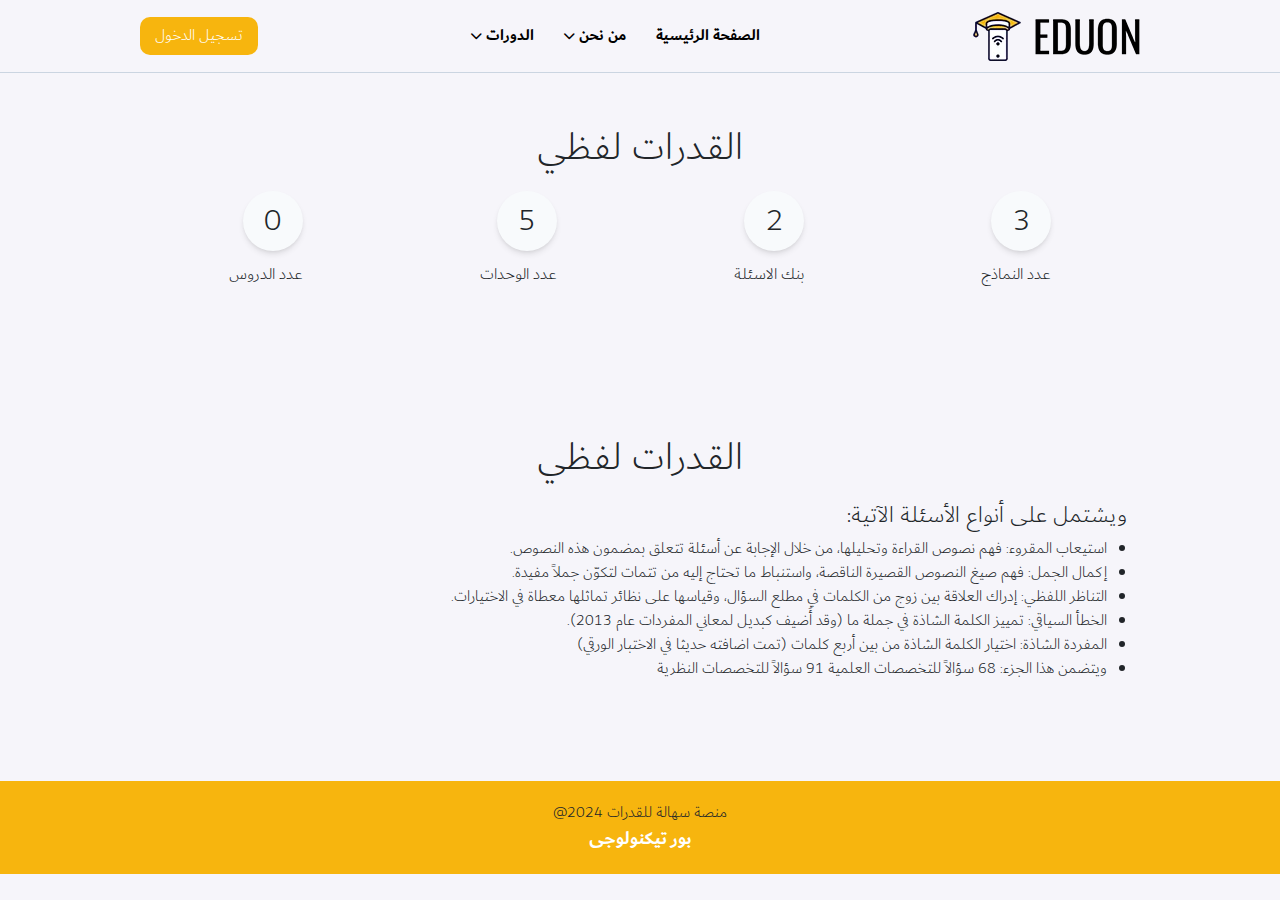
<file: pages/Verbal/verbal.html>
<!DOCTYPE html>
<html lang="en">

<head>
  <meta charset="UTF-8" />
  <meta name="viewport" content="width=device-width, initial-scale=1.0" />
  <link rel="stylesheet" href="https://cdnjs.cloudflare.com/ajax/libs/font-awesome/6.0.0-beta3/css/all.min.css" />
  <link href="https://cdn.jsdelivr.net/npm/bootstrap@5.3.3/dist/css/bootstrap.min.css" rel="stylesheet"
    integrity="sha384-QWTKZyjpPEjISv5WaRU9OFeRpok6YctnYmDr5pNlyT2bRjXh0JMhjY6hW+ALEwIH" crossorigin="anonymous" />
  <link rel="stylesheet" href="https://cdn.jsdelivr.net/npm/swiper@11/swiper-bundle.min.css" />
  <link rel="stylesheet" href="../../main.css" />
  <link rel="stylesheet" href="./style.css" />
  <title>EDUON</title>
</head>

<body>
  <header>
    <div class="container">
      <a href="../../index.html"><img src="../../assets/logo.webp" alt="" /></a>
      <nav>
        <a href="../../index.html">الصفحة الرئيسية</a>
        <div class="menu-con">
          <a class="head-link" href="/index.html">من نحن <i class="fa-solid fa-chevron-down"></i>
          </a>
          <div class="menu">
            <a href="../aboutus/aboutus.html">من نحن</a>
            <a href="../plans/plans.html">الباقات</a>
            <a href="../conditions/conditions.html">الشروط والاحكام</a>
            <a href="../QA/qa.html">اسئلة واستفسارات</a>
            <a href="../news/news.html">اخبار المنصة</a>
            <a href="../contactus/contactus.html">تواصل معنا</a>
          </div>
        </div>
        <div class="menu-con">
          <a class="head-link" href="/index.html">الدورات <i class="fa-solid fa-chevron-down"></i></a>
          <div class="menu">
            <a href="../abilities/abilities.html">دورة القدرات</a>
            <a href="../subjectplan/subjectplan.html">خريطة المنهج</a>
            <a href="../quantitative/quantitative.html">قدرات كمي</a>
            <a href="./verbal.html">قدرات لفظي</a>
          </div>
        </div>
      </nav>
      <button class="login-btn">تسجيل الدخول</button>
      <div class="burger" id="icon">
        <i class="fa-solid fa-bars"></i>
      </div>
    </div>
    <div class="slide-menu" id="slide-menu">
      <div id="close-icon" class="close">
        <i class="fa-solid fa-xmark"></i>
      </div>
      <a class="nav-link" href="../../index.html">الصفحة الرئيسية</a>
      <div class="accordion accordion-flush" id="accordionFlushExample">
        <div class="accordion-item">
          <h2 class="accordion-header">
            <button class="accordion-button collapsed" type="button" data-bs-toggle="collapse"
              data-bs-target="#flush-collapseOne" aria-expanded="false" aria-controls="flush-collapseOne">
              من نحن
            </button>
          </h2>
          <div id="flush-collapseOne" class="accordion-collapse collapse" data-bs-parent="#accordionFlushExample">
            <div class="list">
              <a href="../aboutus/aboutus.html" class="nav-link">من نحن</a>
              <a class="nav-link" href="../plans/plans.html">الباقات</a>
              <a class="nav-link" href="../conditions/conditions.html">الشروط والاحكام</a>
              <a class="nav-link" href="../QA/qa.html">اسئلة واستفسارات</a>
              <a class="nav-link" href="../news/news.html">اخبار المنصة</a>
              <a class="nav-link" href="../contactus/contactus.html">تواصل معنا</a>
            </div>
          </div>
        </div>
      </div>
      <div class="accordion accordion-flush" id="accordionFlushExample">
        <div class="accordion-item">
          <h2 class="accordion-header">
            <button class="accordion-button collapsed" type="button" data-bs-toggle="collapse"
              data-bs-target="#flush-collapseTwo" aria-expanded="false" aria-controls="flush-collapseTwo">
              الدورات
            </button>
          </h2>
          <div id="flush-collapseTwo" class="accordion-collapse collapse" data-bs-parent="#accordionFlushExample">
            <div class="list">
              <a class="nav-link" href="../abilities/abilities.html">دورة القدرات</a>
              <a class="nav-link" href="../subjectplan/subjectplan.html">خريطة المنهج</a>
              <a class="nav-link" href="../quantitative/quantitative.html">قدرات كمي</a>
              <a class="nav-link" href="./verbal.html">قدرات لفظي</a>
            </div>
          </div>
        </div>
      </div>
      <button>تسجيل الدخول</button>
    </div>
  </header>
  <section class="status-sec">
    <h1>القدرات لفظي</h1>
    <div class="container">
      <div class="swipe">
        <div class="img-con">
          <h2>3</h2>
        </div>
        <p>عدد النماذج</p>
      </div>
      <div class="swipe">
        <div class="img-con">
          <h2>2</h2>
        </div>
        <p>بنك الاسئلة</p>
      </div>
      <div class="swipe">
        <div class="img-con">
          <h2>5</h2>
        </div>
        <p>عدد الوحدات</p>
      </div>
      <div class="swipe">
        <div class="img-con">
          <h2>0</h2>
        </div>
        <p>عدد الدروس</p>
      </div>
    </div>
  </section>
  <section class="details-sec">
    <h1>القدرات لفظي</h1>
    <div class="container">
      <h4>ويشتمل على أنواع الأسئلة الآتية:</h4>

      <ul>
        <li>
          استيعاب المقروء: فهم نصوص القراءة وتحليلها، من خلال الإجابة عن أسئلة
          تتعلق بمضمون هذه النصوص.
        </li>
        <li>
          إكمال الجمل: فهم صيغ النصوص القصيرة الناقصة، واستنباط ما تحتاج إليه
          من تتمات لتكوّن جملاً مفيدة.
        </li>
        <li>
          التناظر اللفظي: إدراك العلاقة بين زوج من الكلمات في مطلع السؤال،
          وقياسها على نظائر تماثلها معطاة في الاختيارات.
        </li>
        <li>
          الخطأ السياقي: تمييز الكلمة الشاذة في جملة ما (وقد أُضيف كبديل
          لمعاني المفردات عام 2013).
        </li>
        <li>
          المفردة الشاذة: اختيار الكلمة الشاذة من بين أربع كلمات (تمت اضافته
          حديثا في الاختبار الورقي)
        </li>
        <li>
          ويتضمن هذا الجزء: 68 سؤالاً للتخصصات العلمية 91 سؤالاً للتخصصات
          النظرية
        </li>
      </ul>
    </div>
  </section>
  <footer>
    <p>منصة سهالة للقدرات 2024@</p>

    <a href="/">بور تيكنولوجى</a>
  </footer>

  <div class="scroll_top"><img src="../../assets/up_arrow.webp" alt="up_arrow"></div>
  <script src="https://cdn.jsdelivr.net/npm/bootstrap@5.3.3/dist/js/bootstrap.bundle.min.js"
    integrity="sha384-YvpcrYf0tY3lHB60NNkmXc5s9fDVZLESaAA55NDzOxhy9GkcIdslK1eN7N6jIeHz"
    crossorigin="anonymous"></script>
  <script src="https://cdn.jsdelivr.net/npm/swiper@11/swiper-bundle.min.js"></script>
  <script src="../../main.js"></script>
</body>

</html>
</file>
<file: main.css>
:root {
  --body-color: #f6f5fa;
  --logo-yello: #f7b50e;
  --hover-main: #edac07;
  --light-btn: #fef3d7;
  --main-font: Dubai;
  --main-transation: all 0.3s ease;
  --shadow: 0 4px 6px -1px rgba(0, 0, 0, 0.1), 0 2px 4px -2px rgba(0, 0, 0, 0.1);
}

::-webkit-scrollbar {
  width: 9px;
}

::-webkit-scrollbar-track {
  background: var(--logo-yello);
}

::-webkit-scrollbar-thumb {
  background: var(--body-color);
  border-radius: 20px;
}

@font-face {
  font-family: "dubai";
  src: url("dubai/Dubai-Medium.ttf");
  font-weight: normal;
  font-style: normal;
}

@font-face {
  font-family: "dubai";
  src: url("dubai/Dubai-Regular.ttf");
  font-weight: Regular;
  font-style: normal;
}

@font-face {
  font-family: "dubai";
  src: url("dubai/Dubai-Bold.ttf");
  font-weight: bold;
  font-style: normal;
}

@font-face {
  font-family: "dubai";
  src: url("dubai/Dubai-Light.ttf");
  font-weight: light;
  font-style: normal;
}

* {
  font-family: var(--main-font);
  font-weight: normal;
  padding: 0;
  margin: 0;
  box-sizing: border-box;
  direction: rtl;
}

section {
  margin: 50px 0;
}

img {
  width: 100%;
}

a {
  text-decoration: none;
}

body {
  background-color: var(--body-color);
  overflow-x: hidden;
}

.container {
  width: 80%;
  margin: auto;
}

header {
  border-bottom: 1px solid #cbd5e1;
}

header .container {
  height: 72px;
  display: flex;
  justify-content: space-between;
  align-items: center;
}

nav {
  display: flex;
  justify-content: center;
  align-items: center;
  gap: 30px;
  font-weight: normal;
  color: black;
}

nav a {
  font-weight: bold;
  color: black;
  font-size: 16px;
  transition: var(--main-transation);
}

nav a i {
  font-size: 12px;
}

nav a:hover {
  color: var(--logo-yello);
}

nav a i {
  transition: var(--main-transation);
}

.menu-con:hover i {
  transform: rotate(180deg);
  color: var(--hover-main);
}

.menu-con {
  position: relative;
}

.menu {
  visibility: hidden;
  opacity: 0;
  transition: var(--main-transation);

  display: flex;
  flex-direction: column;
  justify-content: center;
  align-items: center;
  position: absolute;
  left: 50%;
  transform: translateX(-50%);
  top: 120%;
  width: fit-content;
  background-color: white;
  border-radius: 10px;
  box-shadow: var(--shadow);
  z-index: 9;
}

.menu a {
  padding: 5px 10px;
  font-weight: normal;
  text-wrap: nowrap;
  font-size: 14px;
}

.menu-con:hover .menu {
  visibility: visible;
  opacity: 1;
  top: 110%;
}

header button {
  padding: 7px 15px;
  border-radius: 10px;
  background-color: var(--logo-yello);
  cursor: pointer;
  color: white;
  transition: var(--main-transation);
  border: none;
}

header button:hover {
  background-color: var(--hover-main);
}

.slide-menu {
  padding: 10px;
  position: fixed;
  left: -100%;
  top: 0;
  width: 100%;
  height: 100vh;
  background-color: #ffffff;
  z-index: 9;
  transition: var(--main-transation);
}

.slide-menu.active {
  left: 0;
}

.accordion-button::after {
  margin-right: auto;
  margin-left: 0;
}

.slide-menu .close {
  display: flex;
  justify-content: end;
}

.slide-menu .close i {
  padding: 10px;
  cursor: pointer;
  transition: var(--main-transation);
  width: 35px;
  height: 35px;
  border-radius: 50%;
}

.slide-menu .close i:hover {
  background-color: var(--hover-main);
}

.slide-menu a {
  display: block;
  color: black;
  width: 100%;
}

.slide-menu a:hover {
  background-color: var(--hover-main);
  color: black !important;
}

.slide-menu .list {
  padding-right: 40px;
  display: flex;
  flex-direction: column;
  justify-content: start;
  align-items: start;
}

/* bootstrap Accordion */

.list a,
.slide-menu a {
  padding: 10px 0;
  color: black;
  transition: var(--main-transation);
}

.list a:hover,
.slide-menu a:hover {
  color: var(--hover-main);
}

.accordion-button:not(.collapsed) {
  background-color: white;
}

.accordion-button:focus {
  box-shadow: none;
}

.burger {
  display: none;
  font-size: 25px;
  cursor: pointer;
}

@media (max-width: 787px) {
  .container {
    width: 100%;
    padding: 0 20px;
  }

  header nav,
  header button {
    display: none;
  }

  .burger {
    display: block;
  }
}

/* hero section */
.hero-sec {
  height: calc(100vh - 74px);
}

.hero-sec img {
  max-width: 60%;
}

.hero-sec .container {
  display: flex;
  justify-content: center;
  align-items: center;
  height: 100%;
}

.hero-sec .content h1 {
  text-wrap: wrap;
  text-align: center;
  font-weight: bold;
  font-size: 48px;
}

.hero-sec .content p {
  font-size: 20px;
  text-align: center;
}

@media (max-width: 787px) {
  .hero-sec .container {
    flex-direction: column;
    padding-top: 50px;
  }

  .hero-sec img {
    max-width: 90%;
  }
}

/* swiper section */
.swiper-con {}

.swiper-con h1 {
  margin: auto;
  width: fit-content;
  margin-bottom: 30px;
  font-weight: bold;
}

.swiper {
  width: 100%;
  height: 100%;
  cursor: pointer;
}

.swiper-slide {
  text-align: center;
  font-size: 18px;
  background: #fff;
  display: flex;
  justify-content: center;
  align-items: center;
  background-color: var(--body-color);
}

.swiper {
  margin-left: auto;
  margin-right: auto;
}

.swiper-slide .swipe {
  display: flex;
  flex-direction: column;
  justify-content: center;
  align-items: center;
  gap: 10px;
}

.swipe .img-con {
  width: 60px;
  height: 60px;
  display: flex;
  border-radius: 50%;
  justify-content: center;
  align-items: center;
  box-shadow: var(--shadow);
  padding: 10px;
  background-color: #f8fafc;
}

.swipe .img-con img {
  width: 100%;
}

.swipe p {
  font-size: 17px;
}

/* couses-sec */
.couses-sec>h1 {
  margin: auto;
  width: fit-content;
  margin-bottom: 30px;
  font-weight: bold;
}

.couses-sec .container {
  display: flex;
  justify-content: space-between;
  align-items: center;
  gap: 20px;
}

.couses-sec .container a {
  padding: 24px;
  width: 200px;
  height: 200px;
  background-color: #f8fafc;
  border-radius: 10px;
  box-shadow: var(--shadow);
  display: flex;
  flex-direction: column;
  justify-content: center;
  align-items: center;
  gap: 15px;
  width: 100%;
  position: relative;
  overflow: hidden;
  transition: var(--main-transation);
}

.couses-sec .container a:hover {
  transform: translateY(-5px);
}

.couses-sec .container a h1 {
  font-size: 20px;
  position: relative;
  z-index: 1;
  font-weight: bold;
  color: white;
}

.couses-sec .container a img {
  position: absolute;
  left: 0;
  right: 0;
  width: 100%;
  filter: brightness(0.6);
}

@media (max-width: 787px) {
  .couses-sec .container {
    flex-direction: column;
  }
}

/* counter-sec */
.counter-sec>h1 {
  margin: auto;
  width: fit-content;
  margin-bottom: 30px;
  font-weight: bold;
}

.counter-sec .container {
  display: flex;
  justify-content: space-between;
  align-items: center;
}

.counter-sec .container .content {
  display: flex;
  flex-direction: column;
  justify-content: center;
  align-items: center;
  gap: 20px;
}

.counter-sec .container .content>h1 {
  font-size: 25px;
}

.counter-sec .container .img-con {
  position: relative;
  width: 125px;
  height: 105px;
  display: flex;
  justify-content: center;
  align-items: center;
}

.counter-sec .container .img-con img {
  position: absolute;
  top: 0;
  left: 0;
  width: 100%;
}

.counter-sec .container .img-con h1 {
  position: relative;
  font-size: 36px;
  z-index: 1;
  font-weight: bold;
}

.counter-sec .container .content:first-child .img-con h1 {
  color: #fc2f5c;
}

.counter-sec .container .content:nth-child(2) .img-con h1 {
  color: #cb7a32;
}

.counter-sec .container .content:nth-child(3) .img-con h1 {
  color: #426483;
}

.counter-sec .container .content:nth-child(4) .img-con h1 {
  color: #905dc7;
}

@media (max-width: 787px) {
  .counter-sec .container {
    flex-direction: column;
  }
}

/* teachers sec */
.teachers-sec>h1 {
  margin: auto;
  width: fit-content;
  margin-bottom: 30px;
  font-weight: bold;
}

.teachers-sec .container {
  display: flex;
  justify-content: space-between;
  align-items: center;
}

.teachers-sec .content {
  position: relative;
}

.teachers-sec .img-con {
  width: 100%;
  object-fit: cover;
  border-radius: 50%;
  overflow: hidden;
  width: 200px;
  height: 200px;
}

.teachers-sec .social {
  display: flex;
  justify-content: space-between;
  align-items: center;
  padding: 5px 10px;
  background-color: transparent;
  box-shadow: var(--shadow);
  border-radius: 10px;
  position: absolute;
  width: 80%;
  left: 50%;
  transform: translateX(-50%);
  top: 100%;
  transition: var(--main-transation);
}

.teachers-sec .content .img-con img {
  transition: all 0.5s ease-in-out;
}

.teachers-sec .content:hover .img-con img {
  transform: scale(1.1);
}

.teachers-sec .social img {
  width: 20px;
  cursor: pointer;
  transition: var(--main-transation);
}

.teachers-sec .social img:hover {
  transform: scale(1.1);
}

@media (max-width: 787px) {
  .teachers-sec .container {
    flex-direction: column;
    gap: 60px;
  }
}

footer {
  background-color: #f7b50e;
  text-align: center;
  padding: 20px;
  margin-top: 100px;
}

footer p {
  margin: 0;
}

footer a {
  color: #fff;
  font-weight: bold;
  font-size: 120%;
}

.scroll_top {
  width: 30px;
  height: 30px;
  position: fixed;
  right: 1%;
  bottom: 1%;
  z-index: 99999;
  background: #f7b50e;
  padding: 5px;
  display: flex;
  align-items: center;
  justify-content: center;
  cursor: pointer;
  opacity: 0;
  transition: all 500ms ease-in-out;
}

.scroll_top:hover {
  opacity: 0.7;
}

.plan-top-check {
  width: 100%;
  display: flex;
  flex-direction: column;
  align-items: center;
  margin: 10px auto;
  gap: 10px;
}

.plan-top-check b {
  font-size: 130%;
}

.plan-top-check .top-check-hostile {
  display: flex;
  gap: 10px;
  align-items: center;

  @media (max-width:768px) {
    flex-direction: column;
  }
}

.plan-top-check .top-check-hostile p {
  margin-bottom: 0;
}

.top-check-hostile .switch {
  font-size: 17px;
  position: relative;
  display: inline-block;
  width: 3.5em;
  height: 2em;
}

.top-check-hostile .switch input {
  opacity: 0;
  width: 0;
  height: 0;
}

.top-check-hostile .slider {
  position: absolute;
  cursor: pointer;
  inset: 0;
  background: #fff;
  border-radius: 50px;
  transition: all 0.4s cubic-bezier(0.175, 0.885, 0.32, 1.275);
}

.top-check-hostile .slider:before {
  position: absolute;
  content: "";
  display: flex;
  align-items: center;
  justify-content: center;
  height: 2em;
  width: 2em;
  inset: 0;
  background-color: white;
  border-radius: 50px;
  box-shadow: 0 10px 20px rgba(0, 0, 0, 0.4);
  transition: all 0.4s cubic-bezier(0.175, 0.885, 0.32, 1.275);
}

.top-check-hostile .switch input:checked+.slider {
  background: #f7b50e;
}

.top-check-hostile .switch input:focus+.slider {
  box-shadow: 0 0 1px #f7b50e;
}

.top-check-hostile .switch input:checked+.slider:before {
  transform: translateX(-1.6em);
}

b.plan-price {
  font-size: 25px;
}
</file>
<file: pages/abilities/style.css>
.img-con {
  margin-bottom: 10px;
}
.img-con h2 {
  margin: 0;
}
.status-sec > h1 {
  text-align: center;
  margin-bottom: 20px;
}
.status-sec .container {
  display: flex;
  justify-content: space-around;
  align-items: center;
}

.details-sec > h1 {
  text-align: center;
  margin-bottom: 20px;
}
.details-sec .container {
  padding: 0 25px;
}
.details-sec li {
  margin: 0 20px;
}
</file>
<file: pages/aboutus/style.css>
:root {
  --body-color: #f6f5fa;
  --logo-yello: #f7b50e;
  --hover-main: #edac07;
  --light-btn: #fef3d7;
  --main-font: Dubai;
  --main-transation: all 0.3s ease;
  --shadow: 0 4px 6px -1px rgba(0, 0, 0, 0.1), 0 2px 4px -2px rgba(0, 0, 0, 0.1);
}
.about-sec h1 {
  font-weight: bold;
}
.about-sec h1 span {
  font-weight: bold;
  color: var(--hover-main);
}

/* features-sec */
.features-sec {
  text-align: center;
}
.features-sec > h1 {
  font-weight: bold;
  margin-bottom: 40px;
}
.features-sec .container {
  display: flex;
  justify-content: space-between;
  align-items: center;
}
.features-sec .container .f-card {
  width: 200px;
  border-radius: 10px;
  overflow: hidden;
  background-color: var(--body-color);
  box-shadow: var(--shadow);
  padding: 20px;
  display: flex;
  flex-direction: column;
  gap: 20px;
  align-items: center;
  text-align: center;
}
.features-sec .container .f-card img {
  width: 100px;
}
.features-sec .container .f-card p {
  margin: 0;
  font-weight: bold;
}
@media (max-width: 787px) {
  .features-sec .container {
    flex-direction: column;
    gap: 20px;
  }
}
</file>
<file: pages/conditions/style.css>
:root {
  --body-color: #f6f5fa;
  --logo-yello: #f7b50e;
  --hover-main: #edac07;
  --light-btn: #fef3d7;
  --main-font: Dubai;
  --main-transation: all 0.3s ease;
  --shadow: 0 4px 6px -1px rgba(0, 0, 0, 0.1), 0 2px 4px -2px rgba(0, 0, 0, 0.1);
}
.conditions-sec h1 {
  text-align: center;
}

.conditions-sec h4 {
  color: var(--hover-main);
}
.conditions-sec p {
  padding-right: 20px;
}
</file>
<file: pages/contactus/style.css>
:root {
  --body-color: #f6f5fa;
  --logo-yello: #f7b50e;
  --hover-main: #edac07;
  --light-btn: #fef3d7;
  --main-font: Dubai;
  --main-transation: all 0.3s ease;
  --shadow: 0 4px 6px -1px rgba(0, 0, 0, 0.1), 0 2px 4px -2px rgba(0, 0, 0, 0.1);
}
.contact-sec {
  min-height: calc(100vh - (80px + 24px));
  margin: 20px 0;
}
.contact-sec > h1 {
  text-align: center;
  margin-bottom: 20px;
}
.contact-sec .container {
  display: flex;
  justify-content: center;
  align-items: center;
  gap: 20px;
  height: 100%;
}
.contact-sec .container form input,
.contact-sec .container form textarea,
.contact-sec .container form input:focus {
  display: block;
  border: none;
  outline: none;
  width: 100%;
  border-radius: 10px;
}
.contact-sec .container form input {
  padding: 10px;
}
.contact-sec .container form textarea {
  padding: 10px;
}
.contact-sec .container form,
.contact-sec .container .social-con {
  width: 100%;
}
.contact-sec .container form {
  display: flex;
  flex-direction: column;
  justify-content: center;
  align-items: center;
  gap: 20px;
}
.contact-sec .container form button {
  padding: 12px 24px;
  border-radius: 10px;
  background-color: var(--logo-yello);
  cursor: pointer;
  color: white;
  transition: var(--main-transation);
  border: none;
}
.contact-sec .container .social-con {
  display: flex;
  flex-direction: column;
  justify-content: center;
  align-items: center;
}
.contact-sec .social-con {
  display: flex;
  flex-direction: column;
  gap: 20px;
}
.contact-sec .social-con a {
  display: flex;
  justify-content: space-between;
  align-items: center;
  width: 300px;
  padding: 20px;
  border-radius: 10px;
  background-color: var(--body-color);
  box-shadow: var(--shadow);
}
.contact-sec .social-con a p {
  margin: 0;
  color: black;
}
.contact-sec .social-con img {
  width: 25px;
}

@media (max-width: 787px) {
  .contact-sec .container {
    flex-direction: column;
    gap: 50px;
  }
}
</file>
<file: pages/plans/style.css>
:root {
  --body-color: #f6f5fa;
  --logo-yello: #f7b50e;
  --hover-main: #edac07;
  --light-btn: #fef3d7;
  --main-font: Dubai;
  --main-transation: all 0.3s ease;
  --shadow: 0 4px 6px -1px rgba(0, 0, 0, 0.1), 0 2px 4px -2px rgba(0, 0, 0, 0.1);
}
/* plans-sec */

.plans-sec .container {
  display: flex;
  justify-content: space-between;
  align-items: center;
  text-align: center;
}
.plans-sec .container .content {
  background-color: var(--body-color);
  box-shadow: var(--shadow);

  border-radius: 10px;
  width: 300px;
  overflow: hidden;
}
.plans-sec .container .title {
  background-color: #edac07;
  padding: 20px 0;
  color: white;
}
.plans-sec .container .tow {
  background-color: #ccf2ff;
  color: black;
}
.plans-sec .container .three {
  background-color: #8b5cf6;
}
.plans-sec .container img {
  width: 30px;
}
.plans-sec .container .feature {
  display: flex;
  justify-content: center;
  align-items: center;
  gap: 20px;
  padding: 20px 0;
  border-bottom: 1px solid #cbd5e1;
}
.plans-sec .container .content .feature:nth-child(7) {
  border: none;
}
.plans-sec .container button {
  padding: 7px 40px;
  border-radius: 10px;
  background-color: var(--logo-yello);
  cursor: pointer;
  color: white;
  transition: var(--main-transation);
  border: none;
  margin-bottom: 20px;
}

@media (max-width: 787px) {
  .plans-sec .container {
    flex-direction: column;
    gap: 20px;
  }
}
</file>
<file: pages/QA/style.css>
.qa-sec {
  min-height: calc(100vh - (80px + 24px));
  margin: 0;
  padding: 40px 0;
}
.qa-sec .container {
  display: flex;
  flex-direction: column;
  gap: 20px;
}
</file>
<file: pages/quantitative/style.css>
.img-con {
  margin-bottom: 10px;
}
.img-con h2 {
  margin: 0;
}
.status-sec > h1 {
  text-align: center;
  margin-bottom: 20px;
}
.status-sec .container {
  display: flex;
  justify-content: space-around;
  align-items: center;
}

.details-sec > h1 {
  text-align: center;
  margin-bottom: 20px;
}
.details-sec .container {
  padding: 0 25px;
}
.details-sec li {
  margin: 0 20px;
}
</file>
<file: pages/subjectplan/style.css>
.qa-sec {
  min-height: calc(100vh - (80px + 24px));
  margin: 0;
}
.qa-sec .container {
  min-height: calc(100vh - (80px + 24px));

  display: flex;
  flex-direction: column;
  gap: 30px;
  justify-content: center;
}
ul li {
  margin-right: 60px;
}
</file>
<file: pages/Verbal/style.css>
.img-con {
  margin-bottom: 10px;
}
.img-con h2 {
  margin: 0;
}
.status-sec > h1 {
  text-align: center;
  margin-bottom: 20px;
}

.status-sec .container {
  display: flex;
  justify-content: space-around;
  align-items: center;
  margin-bottom: 130px;
}

.details-sec > h1 {
  text-align: center;
  margin-bottom: 20px;
}
.details-sec .container {
  padding: 0 25px;
}
.details-sec li {
  margin: 0 20px;
}

@media (max-width: 787px) {
  .status-sec .container {
    margin-bottom: 40px;
  }
}
</file>
